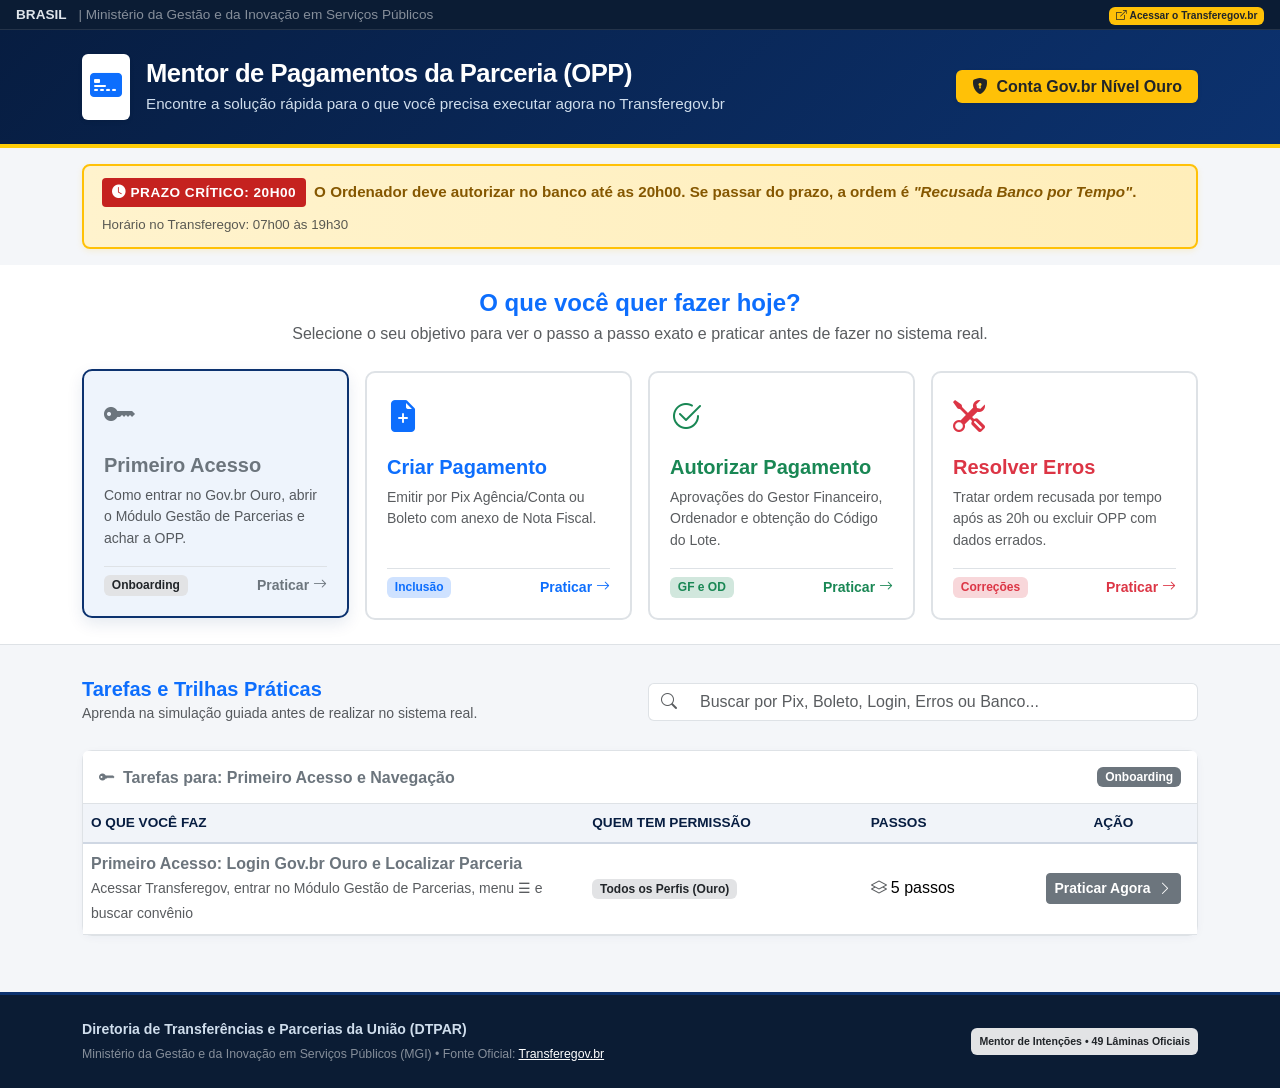
<file: index.html>
<!DOCTYPE html>
<html lang="pt-BR">
<head>
  <meta charset="UTF-8">
  <meta name="viewport" content="width=device-width, initial-scale=1.0">
  <meta name="robots" content="noindex, nofollow">
  <meta name="description" content="Portal de Apoio Operacional ao Módulo de Ordens de Pagamento das Parcerias (OPP) - Transferegov.br">
  <title>Mentor OPP | O que você quer fazer hoje? - DTPAR</title>

  <!-- Bootstrap 5 CSS via CDN -->
  <link href="https://cdn.jsdelivr.net/npm/bootstrap@5.3.3/dist/css/bootstrap.min.css" rel="stylesheet" integrity="sha384-QWTKZyjpPEjISv5WaRU9OFeRpok6YctnYmDr5pNlyT2bRjXh0JMhjY6hW+ALEwIH" crossorigin="anonymous">
  <!-- Bootstrap Icons via CDN -->
  <link href="https://cdn.jsdelivr.net/npm/bootstrap-icons@1.11.3/font/bootstrap-icons.min.css" rel="stylesheet">
  <!-- Estilos Customizados: Linguagem Simples & Spotlight -->
  <link rel="stylesheet" href="css/style.css">
</head>
<body>

  <!-- Link de Acessibilidade -->
  <a href="#conteudo-principal" class="skip-link">Pular para o conteúdo principal</a>

  <!-- Barra Institucional Gov.br -->
  <div class="gov-topbar py-1 px-3 d-flex justify-content-between align-items-center">
    <div>
      <span class="fw-bold me-2">BRASIL</span>
      <span class="text-white-50">| Ministério da Gestão e da Inovação em Serviços Públicos</span>
    </div>
    <div>
      <a href="https://www.gov.br/transferegov/pt-br" target="_blank" rel="noopener noreferrer" class="badge bg-warning text-dark text-decoration-none">
        <i class="bi bi-box-arrow-up-right me-1" aria-hidden="true"></i>Acessar o Transferegov.br
      </a>
    </div>
  </div>

  <!-- Cabeçalho Principal -->
  <header class="portal-header py-4 px-3" role="banner">
    <div class="container">
      <div class="row align-items-center">
        <div class="col-lg-8">
          <div class="d-flex align-items-center gap-3">
            <div class="bg-white p-2 rounded shadow-sm text-primary d-none d-sm-block">
              <i class="bi bi-credit-card-2-front-fill fs-2" aria-hidden="true"></i>
            </div>
            <div>
              <h1 class="brand-title mb-1">Mentor de Pagamentos da Parceria (OPP)</h1>
              <p class="brand-subtitle mb-0">Encontre a solução rápida para o que você precisa executar agora no Transferegov.br</p>
            </div>
          </div>
        </div>
        <div class="col-lg-4 text-lg-end mt-3 mt-lg-0">
          <span class="badge bg-warning text-dark px-3 py-2 fs-6 shadow-sm">
            <i class="bi bi-shield-lock-fill me-1" aria-hidden="true"></i> Conta Gov.br Nível Ouro
          </span>
        </div>
      </div>
    </div>
  </header>

  <!-- ALERTA CRÍTICO GLOBAL: PRAZO DAS 20H00 -->
  <aside class="container my-3" aria-label="Aviso Crítico de Horário">
    <div class="critical-deadline-banner d-flex align-items-center justify-content-between flex-wrap gap-2">
      <div class="d-flex align-items-center gap-2">
        <span class="critical-deadline-badge"><i class="bi bi-clock-fill"></i> PRAZO CRÍTICO: 20H00</span>
        <span class="fw-semibold">O Ordenador deve autorizar no banco até as 20h00. Se passar do prazo, a ordem é <em>"Recusada Banco por Tempo"</em>.</span>
      </div>
      <small class="text-muted d-none d-md-inline">Horário no Transferegov: 07h00 às 19h30</small>
    </div>
  </aside>

  <!-- ====================================================================
       CAMADA DE ARQUITETURA: ENTRADA POR TRIAGEM DE INTENÇÕES (TRIAGE)
       ==================================================================== -->
  <section class="triage-section py-4" aria-labelledby="triageHeading">
    <div class="container">
      <div class="text-center mb-4">
        <h2 id="triageHeading" class="h4 fw-bold text-primary mb-1">O que você quer fazer hoje?</h2>
        <p class="text-muted mb-0">Selecione o seu objetivo para ver o passo a passo exato e praticar antes de fazer no sistema real.</p>
        <div class="d-md-none mt-2">
          <span class="badge bg-primary-subtle text-primary border border-primary-subtle px-2 py-1">
            <i class="bi bi-phone-landscape me-1"></i> No celular: use na horizontal para melhor visualização
          </span>
        </div>
      </div>

      <div class="row g-3" role="tablist" aria-label="Opções de intenção de pagamento">
        <!-- Intenção 1: Primeiro Acesso (Agora o primeiro card) -->
        <div class="col-md-3">
          <div class="triage-card active" data-intention="acesso" role="tab" tabindex="0" aria-selected="true" aria-controls="panel-acesso">
            <div>
              <div class="triage-icon text-secondary"><i class="bi bi-key-fill"></i></div>
              <h3 class="h5 fw-bold text-secondary mb-2">Primeiro Acesso</h3>
              <p class="small text-muted mb-3">Como entrar no Gov.br Ouro, abrir o Módulo Gestão de Parcerias e achar a OPP.</p>
            </div>
            <div class="d-flex justify-content-between align-items-center pt-2 border-top">
              <span class="badge bg-secondary-subtle text-dark">Onboarding</span>
              <span class="fw-semibold small text-secondary">Praticar <i class="bi bi-arrow-right"></i></span>
            </div>
          </div>
        </div>

        <!-- Intenção 2: Criar Pagamento -->
        <div class="col-md-3">
          <div class="triage-card" data-intention="criar" role="tab" tabindex="0" aria-selected="false" aria-controls="panel-criar">
            <div>
              <div class="triage-icon text-primary"><i class="bi bi-file-earmark-plus-fill"></i></div>
              <h3 class="h5 fw-bold text-primary mb-2">Criar Pagamento</h3>
              <p class="small text-muted mb-3">Emitir por Pix Agência/Conta ou Boleto com anexo de Nota Fiscal.</p>
            </div>
            <div class="d-flex justify-content-between align-items-center pt-2 border-top">
              <span class="badge bg-primary-subtle text-primary">Inclusão</span>
              <span class="fw-semibold small text-primary">Praticar <i class="bi bi-arrow-right"></i></span>
            </div>
          </div>
        </div>

        <!-- Intenção 3: Autorizar no Sistema -->
        <div class="col-md-3">
          <div class="triage-card" data-intention="autorizar" role="tab" tabindex="0" aria-selected="false" aria-controls="panel-autorizar">
            <div>
              <div class="triage-icon text-success"><i class="bi bi-check2-circle"></i></div>
              <h3 class="h5 fw-bold text-success mb-2">Autorizar Pagamento</h3>
              <p class="small text-muted mb-3">Aprovações do Gestor Financeiro, Ordenador e obtenção do Código do Lote.</p>
            </div>
            <div class="d-flex justify-content-between align-items-center pt-2 border-top">
              <span class="badge bg-success-subtle text-success">GF e OD</span>
              <span class="fw-semibold small text-success">Praticar <i class="bi bi-arrow-right"></i></span>
            </div>
          </div>
        </div>

        <!-- Intenção 4: Resolver Erros ou Excluir -->
        <div class="col-md-3">
          <div class="triage-card" data-intention="resolver" role="tab" tabindex="0" aria-selected="false" aria-controls="panel-resolver">
            <div>
              <div class="triage-icon text-danger"><i class="bi bi-tools"></i></div>
              <h3 class="h5 fw-bold text-danger mb-2">Resolver Erros</h3>
              <p class="small text-muted mb-3">Tratar ordem recusada por tempo após as 20h ou excluir OPP com dados errados.</p>
            </div>
            <div class="d-flex justify-content-between align-items-center pt-2 border-top">
              <span class="badge bg-danger-subtle text-danger">Correções</span>
              <span class="fw-semibold small text-danger">Praticar <i class="bi bi-arrow-right"></i></span>
            </div>
          </div>
        </div>
      </div>
    </div>
  </section>

  <!-- ====================================================================
       CONTEÚDO DAS INTENÇÕES (PAINÉIS DE TAREFAS ACIONÁVEIS)
       ==================================================================== -->
  <main id="conteudo-principal" class="container py-4 my-2" role="main">

    <!-- Busca Rápida de Procedimentos -->
    <div class="row justify-content-between align-items-center mb-4 g-3">
      <div class="col-md-6">
        <h3 class="h5 fw-bold text-primary mb-0">Tarefas e Trilhas Práticas</h3>
        <small class="text-muted">Aprenda na simulação guiada antes de realizar no sistema real.</small>
      </div>
      <div class="col-md-6">
        <div class="input-group">
          <span class="input-group-text bg-white border-end-0 text-muted"><i class="bi bi-search"></i></span>
          <input type="search" id="searchTasksInput" class="form-control border-start-0" placeholder="Buscar por Pix, Boleto, Login, Erros ou Banco...">
        </div>
      </div>
    </div>

    <div id="noResultsAlert" class="alert alert-warning d-none text-center shadow-sm" role="alert">
      <i class="bi bi-exclamation-triangle-fill me-2" aria-hidden="true"></i>
      Nenhum procedimento encontrado com o termo pesquisado.
    </div>

    <div id="intentionContentArea">

      <!-- PAINEL 1: INTENÇÃO PRIMEIRO ACESSO & LOGIN (Ativo por padrão) -->
      <div id="panel-acesso" class="intention-panel">
        <div class="card content-card mb-4">
          <div class="card-header bg-white py-3 border-bottom d-flex align-items-center justify-content-between">
            <h4 class="h6 fw-bold text-secondary mb-0"><i class="bi bi-key-fill me-2"></i>Tarefas para: Primeiro Acesso e Navegação</h4>
            <span class="badge bg-secondary">Onboarding</span>
          </div>
          <div class="card-body p-0">
            <div class="table-responsive">
              <table class="table table-hover table-tasks align-middle mb-0">
                <thead>
                  <tr>
                    <th scope="col" style="width: 45%;">O que você faz</th>
                    <th scope="col" style="width: 25%;">Quem tem permissão</th>
                    <th scope="col" style="width: 15%;">Passos</th>
                    <th scope="col" style="width: 15%;" class="text-center">Ação</th>
                  </tr>
                </thead>
                <tbody>
                  <tr class="task-row">
                    <td>
                      <div class="fw-bold text-secondary task-title">Primeiro Acesso: Login Gov.br Ouro e Localizar Parceria</div>
                      <small class="text-muted task-tags">Acessar Transferegov, entrar no Módulo Gestão de Parcerias, menu ☰ e buscar convênio</small>
                    </td>
                    <td><span class="badge bg-secondary-subtle text-dark">Todos os Perfis (Ouro)</span></td>
                    <td><i class="bi bi-layers me-1 text-muted"></i>5 passos</td>
                    <td class="text-center">
                      <a href="opp_emissao.html?tipo=login" class="btn btn-secondary btn-sm fw-semibold">
                        Praticar Agora <i class="bi bi-chevron-right ms-1"></i>
                      </a>
                    </td>
                  </tr>
                </tbody>
              </table>
            </div>
          </div>
        </div>
      </div>

      <!-- PAINEL 2: INTENÇÃO CRIAR PAGAMENTO -->
      <div id="panel-criar" class="intention-panel d-none">
        <div class="card content-card mb-4">
          <div class="card-header bg-white py-3 border-bottom d-flex align-items-center justify-content-between">
            <h4 class="h6 fw-bold text-primary mb-0"><i class="bi bi-file-earmark-plus me-2"></i>Tarefas para: Criar Ordem de Pagamento</h4>
            <span class="badge bg-primary">Inclusão</span>
          </div>
          <div class="card-body p-0">
            <div class="table-responsive">
              <table class="table table-hover table-tasks align-middle mb-0">
                <thead>
                  <tr>
                    <th scope="col" style="width: 45%;">O que você faz</th>
                    <th scope="col" style="width: 25%;">Quem tem permissão</th>
                    <th scope="col" style="width: 15%;">Passos</th>
                    <th scope="col" style="width: 15%;" class="text-center">Ação</th>
                  </tr>
                </thead>
                <tbody>
                  <tr class="task-row">
                    <td>
                      <div class="fw-bold text-primary task-title">Criar Ordem de Pagamento por "Pix Agência e Conta"</div>
                      <small class="text-muted task-tags">Transferência direta, dados bancários, valor/meta e anexo de Nota Fiscal</small>
                    </td>
                    <td><span class="badge bg-secondary-subtle text-dark">Operador ou Gestor Financeiro</span></td>
                    <td><i class="bi bi-layers me-1 text-muted"></i>7 passos</td>
                    <td class="text-center">
                      <a href="opp_emissao.html?tipo=pix" class="btn btn-primary btn-sm fw-semibold">
                        Praticar Agora <i class="bi bi-chevron-right ms-1"></i>
                      </a>
                    </td>
                  </tr>
                  <tr class="task-row">
                    <td>
                      <div class="fw-bold text-primary task-title">Criar Ordem de Pagamento por "Boleto Bancário / Código de Barras"</div>
                      <small class="text-muted task-tags">Boleto, linha digitável de 47 dígitos, conferência e aceite de acréscimo legal</small>
                    </td>
                    <td><span class="badge bg-secondary-subtle text-dark">Operador ou Gestor Financeiro</span></td>
                    <td><i class="bi bi-layers me-1 text-muted"></i>5 passos</td>
                    <td class="text-center">
                      <a href="opp_emissao.html?tipo=boleto" class="btn btn-outline-primary btn-sm fw-semibold">
                        Praticar Agora <i class="bi bi-chevron-right ms-1"></i>
                      </a>
                    </td>
                  </tr>
                </tbody>
              </table>
            </div>
          </div>
        </div>
      </div>

      <!-- PAINEL 2: INTENÇÃO AUTORIZAR PAGAMENTO -->
      <div id="panel-autorizar" class="intention-panel d-none">
        <div class="card content-card mb-4">
          <div class="card-header bg-white py-3 border-bottom d-flex align-items-center justify-content-between">
            <h4 class="h6 fw-bold text-success mb-0"><i class="bi bi-check2-circle me-2"></i>Tarefas para: Autorizar Pagamento</h4>
            <span class="badge bg-success">Aprovações</span>
          </div>
          <div class="card-body p-0">
            <div class="table-responsive">
              <table class="table table-hover table-tasks align-middle mb-0">
                <thead>
                  <tr>
                    <th scope="col" style="width: 45%;">O que você faz</th>
                    <th scope="col" style="width: 25%;">Quem tem permissão</th>
                    <th scope="col" style="width: 15%;">Passos</th>
                    <th scope="col" style="width: 15%;" class="text-center">Ação</th>
                  </tr>
                </thead>
                <tbody>
                  <tr class="task-row">
                    <td>
                      <div class="fw-bold text-success task-title">Autorizar na Listagem (GF) e Obter Código do Lote (OD)</div>
                      <small class="text-muted task-tags">Conferir nota fiscal na lista, assinar digitalmente e gerar o código do lote bancário</small>
                    </td>
                    <td><span class="badge bg-success-subtle text-success border">GF e OD (Ouro)</span></td>
                    <td><i class="bi bi-layers me-1 text-muted"></i>Passos 6 e 7</td>
                    <td class="text-center">
                      <a href="opp_emissao.html?tipo=pix" class="btn btn-success btn-sm fw-semibold">
                        Ver Simulação <i class="bi bi-chevron-right ms-1"></i>
                      </a>
                    </td>
                  </tr>
                  <tr class="task-row bg-warning-subtle">
                    <td>
                      <div class="fw-bold text-dark task-title">Autorizar no Aplicativo ou Internet Banking do Banco (Até as 20h00)</div>
                      <small class="text-muted task-tags">Banco do Brasil ou Caixa, liberação financeira final informando o Código do Lote</small>
                    </td>
                    <td><span class="badge bg-warning text-dark">OD no Banco</span></td>
                    <td><i class="bi bi-clock me-1 text-muted"></i>Até as 20h</td>
                    <td class="text-center">
                      <span class="badge bg-dark text-white p-2">Execução no Banco</span>
                    </td>
                  </tr>
                </tbody>
              </table>
            </div>
          </div>
        </div>
      </div>

      <!-- PAINEL 3: INTENÇÃO RESOLVER ERROS OU EXCLUIR -->
      <div id="panel-resolver" class="intention-panel d-none">
        <div class="card content-card mb-4">
          <div class="card-header bg-white py-3 border-bottom d-flex align-items-center justify-content-between">
            <h4 class="h6 fw-bold text-danger mb-0"><i class="bi bi-tools me-2"></i>Tarefas para: Resolver Erros ou Excluir</h4>
            <span class="badge bg-danger">Correção</span>
          </div>
          <div class="card-body p-0">
            <div class="table-responsive">
              <table class="table table-hover table-tasks align-middle mb-0">
                <thead>
                  <tr>
                    <th scope="col" style="width: 45%;">O que você faz</th>
                    <th scope="col" style="width: 25%;">Quem tem permissão</th>
                    <th scope="col" style="width: 15%;">Passos</th>
                    <th scope="col" style="width: 15%;" class="text-center">Ação</th>
                  </tr>
                </thead>
                <tbody>
                  <tr class="task-row">
                    <td>
                      <div class="fw-bold text-danger task-title">Tratar Ordem "Recusada Banco // Motivo: expirada por tempo"</div>
                      <small class="text-muted task-tags">O que fazer quando o OD não autoriza até as 20h: o saldo não sai da conta e cria-se nova OPP</small>
                    </td>
                    <td><span class="badge bg-danger-subtle text-danger border">Operador ou Gestor</span></td>
                    <td><i class="bi bi-layers me-1 text-muted"></i>3 passos</td>
                    <td class="text-center">
                      <a href="opp_emissao.html?tipo=erros" class="btn btn-danger btn-sm fw-semibold">
                        Praticar Agora <i class="bi bi-chevron-right ms-1"></i>
                      </a>
                    </td>
                  </tr>
                  <tr class="task-row">
                    <td>
                      <div class="fw-bold text-danger task-title">Excluir Ordem Incorreta (Antes da Autorização do GF)</div>
                      <small class="text-muted task-tags">Exclusão quando a OPP está na situação "Incluída"</small>
                    </td>
                    <td><span class="badge bg-danger-subtle text-danger border">Operador ou Gestor</span></td>
                    <td><i class="bi bi-layers me-1 text-muted"></i>Passo 3</td>
                    <td class="text-center">
                      <a href="opp_emissao.html?tipo=erros" class="btn btn-outline-danger btn-sm fw-semibold">
                        Praticar Agora <i class="bi bi-chevron-right ms-1"></i>
                      </a>
                    </td>
                  </tr>
                </tbody>
              </table>
            </div>
          </div>
        </div>
      </div>



    </div>
  </main>

  <!-- Rodapé Institucional -->
  <footer class="portal-footer py-4 mt-auto" role="contentinfo">
    <div class="container text-center text-md-start">
      <div class="row align-items-center">
        <div class="col-md-8 mb-3 mb-md-0">
          <p class="fw-bold mb-1">Diretoria de Transferências e Parcerias da União (DTPAR)</p>
          <p class="mb-0 small text-white-50">Ministério da Gestão e da Inovação em Serviços Públicos (MGI) • Fonte Oficial: <a href="https://www.gov.br/transferegov/pt-br" target="_blank" rel="noopener noreferrer" class="text-white text-decoration-underline">Transferegov.br</a></p>
        </div>
        <div class="col-md-4 text-md-end">
          <span class="badge bg-secondary-subtle text-dark p-2">Mentor de Intenções • 49 Lâminas Oficiais</span>
        </div>
      </div>
    </div>
  </footer>

  <script src="https://cdn.jsdelivr.net/npm/bootstrap@5.3.3/dist/js/bootstrap.bundle.min.js" integrity="sha384-YvpcrYf0tY3lHB60NNkmXc5s9fDVZLESaAA55NDzOxhy9GkcIdslK1eN7N6jIeHz" crossorigin="anonymous"></script>
  <script src="js/app.js"></script>
</body>
</html>
</file>
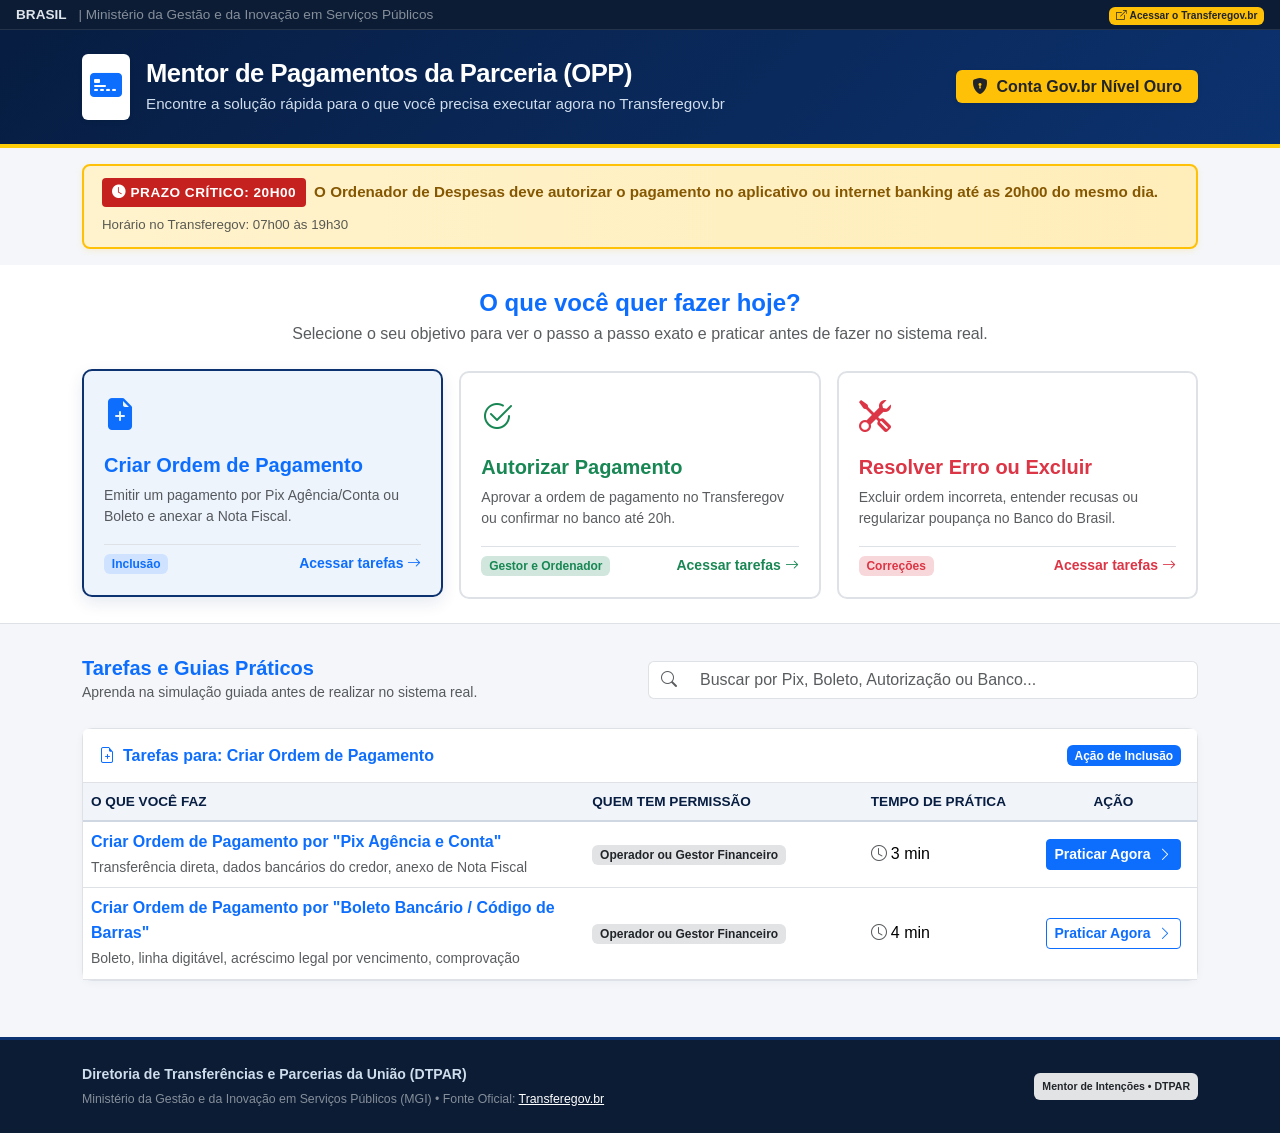
<file: VERSAO_1.0_BASELINE/index.html>
<!DOCTYPE html>
<html lang="pt-BR">
<head>
  <meta charset="UTF-8">
  <meta name="viewport" content="width=device-width, initial-scale=1.0">
  <meta name="description" content="Portal de Apoio Operacional ao Módulo de Ordens de Pagamento das Parcerias (OPP) - Transferegov.br">
  <title>Mentor OPP | O que você quer fazer hoje? - DTPAR</title>

  <!-- Bootstrap 5 CSS via CDN -->
  <link href="https://cdn.jsdelivr.net/npm/bootstrap@5.3.3/dist/css/bootstrap.min.css" rel="stylesheet" integrity="sha384-QWTKZyjpPEjISv5WaRU9OFeRpok6YctnYmDr5pNlyT2bRjXh0JMhjY6hW+ALEwIH" crossorigin="anonymous">
  <!-- Bootstrap Icons via CDN -->
  <link href="https://cdn.jsdelivr.net/npm/bootstrap-icons@1.11.3/font/bootstrap-icons.min.css" rel="stylesheet">
  <!-- Estilos Customizados: Linguagem Simples & Spotlight -->
  <link rel="stylesheet" href="css/style.css">
</head>
<body>

  <!-- Link de Acessibilidade -->
  <a href="#conteudo-principal" class="skip-link">Pular para o conteúdo principal</a>

  <!-- Barra Institucional Gov.br -->
  <div class="gov-topbar py-1 px-3 d-flex justify-content-between align-items-center">
    <div>
      <span class="fw-bold me-2">BRASIL</span>
      <span class="text-white-50">| Ministério da Gestão e da Inovação em Serviços Públicos</span>
    </div>
    <div>
      <a href="https://www.gov.br/transferegov/pt-br" target="_blank" rel="noopener noreferrer" class="badge bg-warning text-dark text-decoration-none">
        <i class="bi bi-box-arrow-up-right me-1" aria-hidden="true"></i>Acessar o Transferegov.br
      </a>
    </div>
  </div>

  <!-- Cabeçalho Principal -->
  <header class="portal-header py-4 px-3" role="banner">
    <div class="container">
      <div class="row align-items-center">
        <div class="col-lg-8">
          <div class="d-flex align-items-center gap-3">
            <div class="bg-white p-2 rounded shadow-sm text-primary d-none d-sm-block">
              <i class="bi bi-credit-card-2-front-fill fs-2" aria-hidden="true"></i>
            </div>
            <div>
              <h1 class="brand-title mb-1">Mentor de Pagamentos da Parceria (OPP)</h1>
              <p class="brand-subtitle mb-0">Encontre a solução rápida para o que você precisa executar agora no Transferegov.br</p>
            </div>
          </div>
        </div>
        <div class="col-lg-4 text-lg-end mt-3 mt-lg-0">
          <span class="badge bg-warning text-dark px-3 py-2 fs-6 shadow-sm">
            <i class="bi bi-shield-lock-fill me-1" aria-hidden="true"></i> Conta Gov.br Nível Ouro
          </span>
        </div>
      </div>
    </div>
  </header>

  <!-- ALERTA CRÍTICO GLOBAL: PRAZO DAS 20H00 -->
  <aside class="container my-3" aria-label="Aviso Crítico de Horário">
    <div class="critical-deadline-banner d-flex align-items-center justify-content-between flex-wrap gap-2">
      <div class="d-flex align-items-center gap-2">
        <span class="critical-deadline-badge"><i class="bi bi-clock-fill"></i> PRAZO CRÍTICO: 20H00</span>
        <span class="fw-semibold">O Ordenador de Despesas deve autorizar o pagamento no aplicativo ou internet banking até as 20h00 do mesmo dia.</span>
      </div>
      <small class="text-muted d-none d-md-inline">Horário no Transferegov: 07h00 às 19h30</small>
    </div>
  </aside>

  <!-- ====================================================================
       CAMADA DE ARQUITETURA: ENTRADA POR TRIAGEM DE INTENÇÕES (TRIAGE)
       "O que você quer fazer agora?"
       ==================================================================== -->
  <section class="triage-section py-4" aria-labelledby="triageHeading">
    <div class="container">
      <div class="text-center mb-4">
        <h2 id="triageHeading" class="h4 fw-bold text-primary mb-1">O que você quer fazer hoje?</h2>
        <p class="text-muted mb-0">Selecione o seu objetivo para ver o passo a passo exato e praticar antes de fazer no sistema real.</p>
      </div>

      <div class="row g-3" role="tablist" aria-label="Opções de intenção de pagamento">
        <!-- Intenção 1: Criar Pagamento -->
        <div class="col-md-4">
          <div class="triage-card active" data-intention="criar" role="tab" tabindex="0" aria-selected="true" aria-controls="panel-criar">
            <div>
              <div class="triage-icon text-primary"><i class="bi bi-file-earmark-plus-fill"></i></div>
              <h3 class="h5 fw-bold text-primary mb-2">Criar Ordem de Pagamento</h3>
              <p class="small text-muted mb-3">Emitir um pagamento por Pix Agência/Conta ou Boleto e anexar a Nota Fiscal.</p>
            </div>
            <div class="d-flex justify-content-between align-items-center pt-2 border-top">
              <span class="badge bg-primary-subtle text-primary">Inclusão</span>
              <span class="fw-semibold small text-primary">Acessar tarefas <i class="bi bi-arrow-right"></i></span>
            </div>
          </div>
        </div>

        <!-- Intenção 2: Autorizar Pagamento -->
        <div class="col-md-4">
          <div class="triage-card" data-intention="autorizar" role="tab" tabindex="0" aria-selected="false" aria-controls="panel-autorizar">
            <div>
              <div class="triage-icon text-success"><i class="bi bi-check2-circle"></i></div>
              <h3 class="h5 fw-bold text-success mb-2">Autorizar Pagamento</h3>
              <p class="small text-muted mb-3">Aprovar a ordem de pagamento no Transferegov ou confirmar no banco até 20h.</p>
            </div>
            <div class="d-flex justify-content-between align-items-center pt-2 border-top">
              <span class="badge bg-success-subtle text-success">Gestor e Ordenador</span>
              <span class="fw-semibold small text-success">Acessar tarefas <i class="bi bi-arrow-right"></i></span>
            </div>
          </div>
        </div>

        <!-- Intenção 3: Resolver Erro ou Excluir -->
        <div class="col-md-4">
          <div class="triage-card" data-intention="resolver" role="tab" tabindex="0" aria-selected="false" aria-controls="panel-resolver">
            <div>
              <div class="triage-icon text-danger"><i class="bi bi-tools"></i></div>
              <h3 class="h5 fw-bold text-danger mb-2">Resolver Erro ou Excluir</h3>
              <p class="small text-muted mb-3">Excluir ordem incorreta, entender recusas ou regularizar poupança no Banco do Brasil.</p>
            </div>
            <div class="d-flex justify-content-between align-items-center pt-2 border-top">
              <span class="badge bg-danger-subtle text-danger">Correções</span>
              <span class="fw-semibold small text-danger">Acessar tarefas <i class="bi bi-arrow-right"></i></span>
            </div>
          </div>
        </div>
      </div>
    </div>
  </section>

  <!-- ====================================================================
       CONTEÚDO DAS INTENÇÕES (PAINÉIS DE TAREFAS ACIONÁVEIS)
       ==================================================================== -->
  <main id="conteudo-principal" class="container py-4 my-2" role="main">

    <!-- Busca Rápida de Procedimentos -->
    <div class="row justify-content-between align-items-center mb-4 g-3">
      <div class="col-md-6">
        <h3 class="h5 fw-bold text-primary mb-0">Tarefas e Guias Práticos</h3>
        <small class="text-muted">Aprenda na simulação guiada antes de realizar no sistema real.</small>
      </div>
      <div class="col-md-6">
        <div class="input-group">
          <span class="input-group-text bg-white border-end-0 text-muted"><i class="bi bi-search"></i></span>
          <input type="search" id="searchTasksInput" class="form-control border-start-0" placeholder="Buscar por Pix, Boleto, Autorização ou Banco...">
        </div>
      </div>
    </div>

    <div id="noResultsAlert" class="alert alert-warning d-none text-center shadow-sm" role="alert">
      <i class="bi bi-exclamation-triangle-fill me-2" aria-hidden="true"></i>
      Nenhum procedimento encontrado com o termo pesquisado.
    </div>

    <div id="intentionContentArea">

      <!-- PAINEL 1: INTENÇÃO CRIAR PAGAMENTO -->
      <div id="panel-criar" class="intention-panel">
        <div class="card content-card mb-4">
          <div class="card-header bg-white py-3 border-bottom d-flex align-items-center justify-content-between">
            <h4 class="h6 fw-bold text-primary mb-0"><i class="bi bi-file-earmark-plus me-2"></i>Tarefas para: Criar Ordem de Pagamento</h4>
            <span class="badge bg-primary">Ação de Inclusão</span>
          </div>
          <div class="card-body p-0">
            <div class="table-responsive">
              <table class="table table-hover table-tasks align-middle mb-0">
                <thead>
                  <tr>
                    <th scope="col" style="width: 45%;">O que você faz</th>
                    <th scope="col" style="width: 25%;">Quem tem permissão</th>
                    <th scope="col" style="width: 15%;">Tempo de Prática</th>
                    <th scope="col" style="width: 15%;" class="text-center">Ação</th>
                  </tr>
                </thead>
                <tbody>
                  <tr class="task-row">
                    <td>
                      <div class="fw-bold text-primary task-title">Criar Ordem de Pagamento por "Pix Agência e Conta"</div>
                      <small class="text-muted task-tags">Transferência direta, dados bancários do credor, anexo de Nota Fiscal</small>
                    </td>
                    <td><span class="badge bg-secondary-subtle text-dark">Operador ou Gestor Financeiro</span></td>
                    <td><i class="bi bi-clock me-1 text-muted"></i>3 min</td>
                    <td class="text-center">
                      <a href="opp_emissao.html" class="btn btn-primary btn-sm fw-semibold">
                        Praticar Agora <i class="bi bi-chevron-right ms-1"></i>
                      </a>
                    </td>
                  </tr>
                  <tr class="task-row">
                    <td>
                      <div class="fw-bold text-primary task-title">Criar Ordem de Pagamento por "Boleto Bancário / Código de Barras"</div>
                      <small class="text-muted task-tags">Boleto, linha digitável, acréscimo legal por vencimento, comprovação</small>
                    </td>
                    <td><span class="badge bg-secondary-subtle text-dark">Operador ou Gestor Financeiro</span></td>
                    <td><i class="bi bi-clock me-1 text-muted"></i>4 min</td>
                    <td class="text-center">
                      <a href="opp_emissao.html?tipo=boleto" class="btn btn-outline-primary btn-sm fw-semibold">
                        Praticar Agora <i class="bi bi-chevron-right ms-1"></i>
                      </a>
                    </td>
                  </tr>
                </tbody>
              </table>
            </div>
          </div>
        </div>
      </div>

      <!-- PAINEL 2: INTENÇÃO AUTORIZAR PAGAMENTO -->
      <div id="panel-autorizar" class="intention-panel d-none">
        <div class="card content-card mb-4">
          <div class="card-header bg-white py-3 border-bottom d-flex align-items-center justify-content-between">
            <h4 class="h6 fw-bold text-success mb-0"><i class="bi bi-check2-circle me-2"></i>Tarefas para: Autorizar Pagamento</h4>
            <span class="badge bg-success">Aprovações</span>
          </div>
          <div class="card-body p-0">
            <div class="table-responsive">
              <table class="table table-hover table-tasks align-middle mb-0">
                <thead>
                  <tr>
                    <th scope="col" style="width: 45%;">O que você faz</th>
                    <th scope="col" style="width: 25%;">Quem tem permissão</th>
                    <th scope="col" style="width: 15%;">Tempo de Prática</th>
                    <th scope="col" style="width: 15%;" class="text-center">Ação</th>
                  </tr>
                </thead>
                <tbody>
                  <tr class="task-row">
                    <td>
                      <div class="fw-bold text-success task-title">Autorizar como Gestor Financeiro (GF) no Transferegov</div>
                      <small class="text-muted task-tags">Conferir nota fiscal e aprovar para liberar para o Ordenador</small>
                    </td>
                    <td><span class="badge bg-success-subtle text-success border">Gestor Financeiro (GF)</span></td>
                    <td><i class="bi bi-clock me-1 text-muted"></i>2 min</td>
                    <td class="text-center">
                      <a href="opp_emissao.html?fase=gf" class="btn btn-success btn-sm fw-semibold">
                        Praticar Agora <i class="bi bi-chevron-right ms-1"></i>
                      </a>
                    </td>
                  </tr>
                  <tr class="task-row">
                    <td>
                      <div class="fw-bold text-success task-title">Autorizar como Ordenador de Despesas (OD) no Transferegov</div>
                      <small class="text-muted task-tags">Assinatura no sistema governamental antes do envio ao banco</small>
                    </td>
                    <td><span class="badge bg-success-subtle text-success border">Ordenador de Despesas (OD)</span></td>
                    <td><i class="bi bi-clock me-1 text-muted"></i>2 min</td>
                    <td class="text-center">
                      <a href="opp_emissao.html?fase=od" class="btn btn-success btn-sm fw-semibold">
                        Praticar Agora <i class="bi bi-chevron-right ms-1"></i>
                      </a>
                    </td>
                  </tr>
                  <tr class="task-row bg-warning-subtle">
                    <td>
                      <div class="fw-bold text-dark task-title">Autorizar no Aplicativo ou Internet Banking do Banco (Até as 20h00)</div>
                      <small class="text-muted task-tags">Banco do Brasil ou Caixa, liberação financeira final com token</small>
                    </td>
                    <td><span class="badge bg-warning text-dark">OD no Banco</span></td>
                    <td><i class="bi bi-clock me-1 text-muted"></i>3 min</td>
                    <td class="text-center">
                      <a href="opp_emissao.html?fase=banco" class="btn btn-warning btn-sm fw-bold">
                        Ver Passo a Passo <i class="bi bi-chevron-right ms-1"></i>
                      </a>
                    </td>
                  </tr>
                </tbody>
              </table>
            </div>
          </div>
        </div>
      </div>

      <!-- PAINEL 3: INTENÇÃO RESOLVER ERRO OU EXCLUIR -->
      <div id="panel-resolver" class="intention-panel d-none">
        <div class="card content-card mb-4">
          <div class="card-header bg-white py-3 border-bottom d-flex align-items-center justify-content-between">
            <h4 class="h6 fw-bold text-danger mb-0"><i class="bi bi-tools me-2"></i>Tarefas para: Resolver Erro ou Excluir</h4>
            <span class="badge bg-danger">Correção</span>
          </div>
          <div class="card-body p-0">
            <div class="table-responsive">
              <table class="table table-hover table-tasks align-middle mb-0">
                <thead>
                  <tr>
                    <th scope="col" style="width: 45%;">O que você faz</th>
                    <th scope="col" style="width: 25%;">Quem tem permissão</th>
                    <th scope="col" style="width: 15%;">Tempo de Prática</th>
                    <th scope="col" style="width: 15%;" class="text-center">Ação</th>
                  </tr>
                </thead>
                <tbody>
                  <tr class="task-row">
                    <td>
                      <div class="fw-bold text-danger task-title">Excluir Ordem Incorreta (Antes de ser autorizada)</div>
                      <small class="text-muted task-tags">Exclusão quando a OPP está na situação "Incluída"</small>
                    </td>
                    <td><span class="badge bg-danger-subtle text-danger border">Operador ou Gestor</span></td>
                    <td><i class="bi bi-clock me-1 text-muted"></i>2 min</td>
                    <td class="text-center">
                      <a href="opp_emissao.html?tipo=exclusao" class="btn btn-outline-danger btn-sm fw-semibold">
                        Praticar Agora <i class="bi bi-chevron-right ms-1"></i>
                      </a>
                    </td>
                  </tr>
                  <tr class="task-row">
                    <td>
                      <div class="fw-bold text-danger task-title">Regularizar Conta Poupança Vinculada (Banco do Brasil)</div>
                      <small class="text-muted task-tags">Desbloquear saldo da parceria comparecendo à agência do BB</small>
                    </td>
                    <td><span class="badge bg-secondary-subtle text-dark">Proponente na Agência</span></td>
                    <td><i class="bi bi-clock me-1 text-muted"></i>3 min</td>
                    <td class="text-center">
                      <a href="opp_emissao.html?fase=regularizacao" class="btn btn-outline-secondary btn-sm fw-semibold">
                        Ver Orientação <i class="bi bi-chevron-right ms-1"></i>
                      </a>
                    </td>
                  </tr>
                </tbody>
              </table>
            </div>
          </div>
        </div>
      </div>

    </div>
  </main>

  <!-- Rodapé Institucional -->
  <footer class="portal-footer py-4 mt-auto" role="contentinfo">
    <div class="container text-center text-md-start">
      <div class="row align-items-center">
        <div class="col-md-8 mb-3 mb-md-0">
          <p class="fw-bold mb-1">Diretoria de Transferências e Parcerias da União (DTPAR)</p>
          <p class="mb-0 small text-white-50">Ministério da Gestão e da Inovação em Serviços Públicos (MGI) • Fonte Oficial: <a href="https://www.gov.br/transferegov/pt-br" target="_blank" rel="noopener noreferrer" class="text-white text-decoration-underline">Transferegov.br</a></p>
        </div>
        <div class="col-md-4 text-md-end">
          <span class="badge bg-secondary-subtle text-dark p-2">Mentor de Intenções • DTPAR</span>
        </div>
      </div>
    </div>
  </footer>

  <script src="https://cdn.jsdelivr.net/npm/bootstrap@5.3.3/dist/js/bootstrap.bundle.min.js" integrity="sha384-YvpcrYf0tY3lHB60NNkmXc5s9fDVZLESaAA55NDzOxhy9GkcIdslK1eN7N6jIeHz" crossorigin="anonymous"></script>
  <script src="js/app.js"></script>
</body>
</html>
</file>
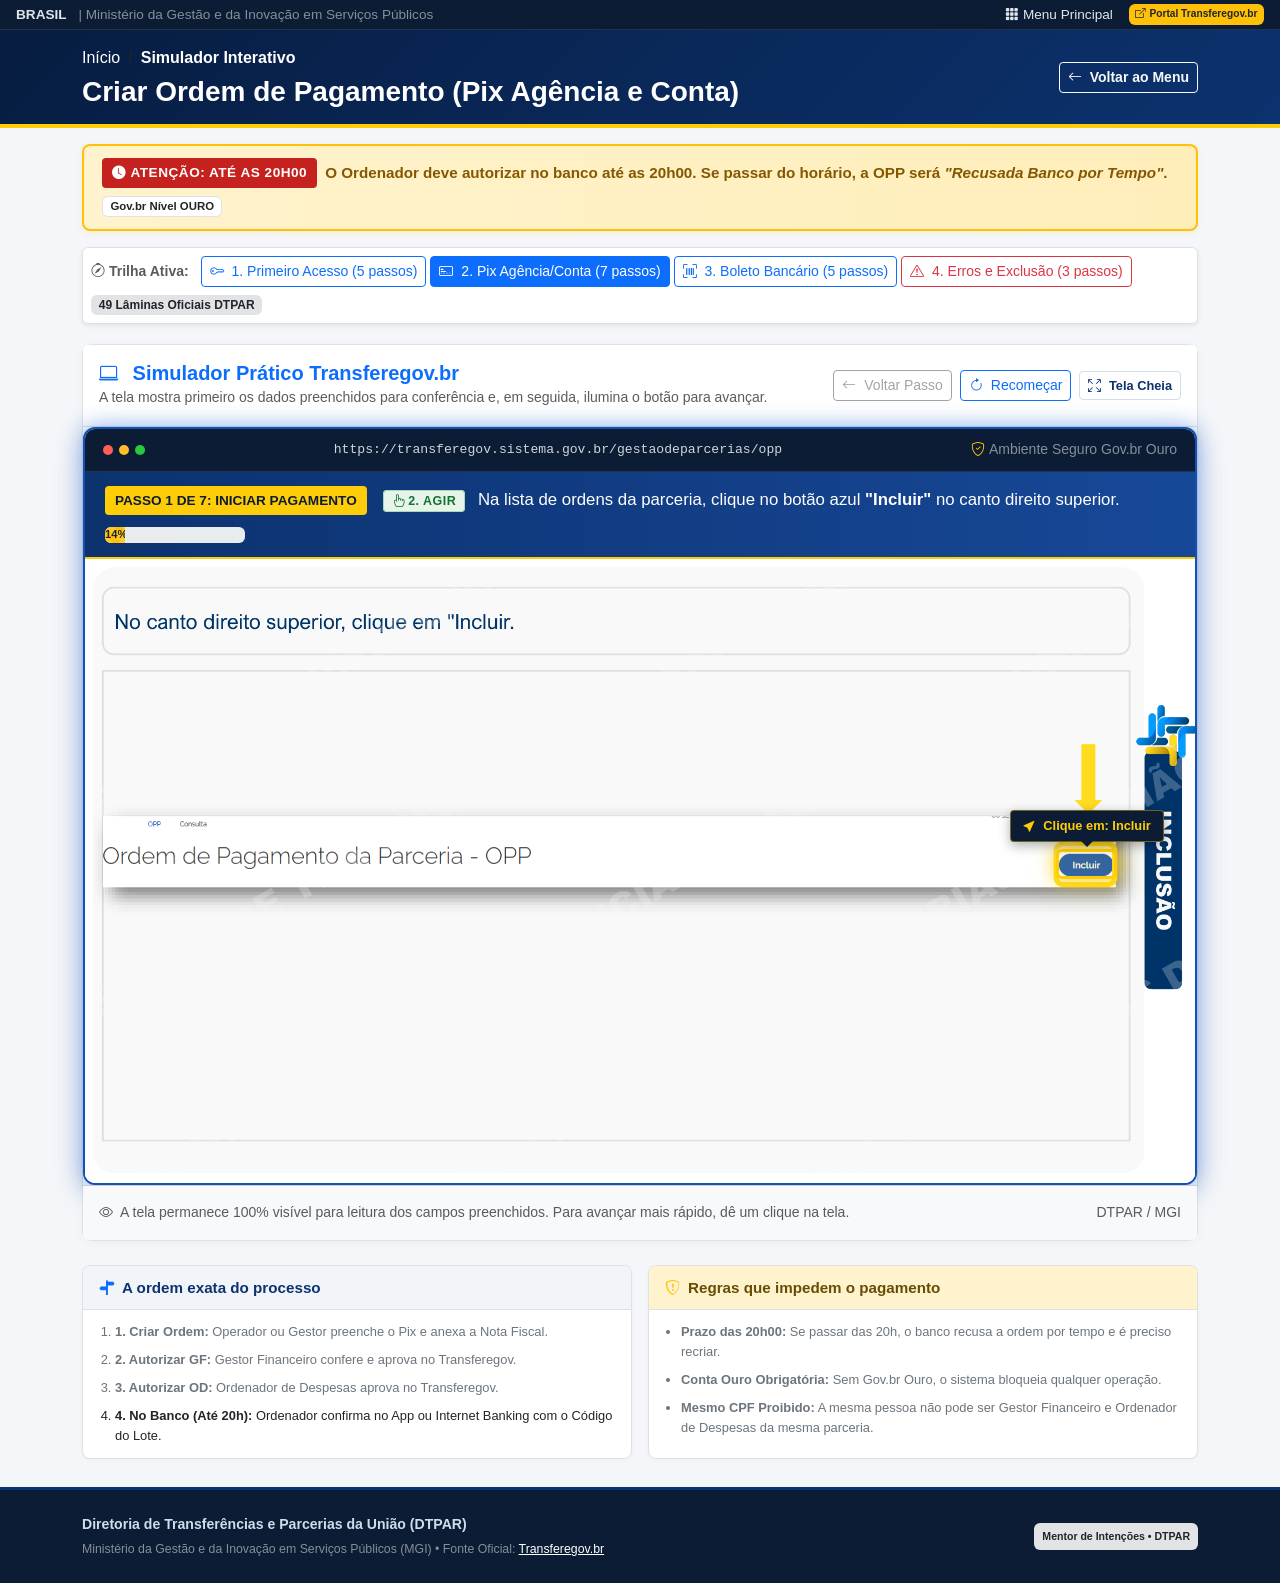
<file: opp_emissao.html>
<!DOCTYPE html>
<html lang="pt-BR">
<head>
  <meta charset="UTF-8">
  <meta name="viewport" content="width=device-width, initial-scale=1.0">
  <meta name="robots" content="noindex, nofollow">
  <meta name="description" content="Simulador Prático Interativo do Módulo de Ordens de Pagamento das Parcerias (OPP) - Transferegov.br">
  <title>Simulador Prático OPP | Mentor Transferegov.br</title>

  <!-- Bootstrap 5 CSS via CDN -->
  <link href="https://cdn.jsdelivr.net/npm/bootstrap@5.3.3/dist/css/bootstrap.min.css" rel="stylesheet" integrity="sha384-QWTKZyjpPEjISv5WaRU9OFeRpok6YctnYmDr5pNlyT2bRjXh0JMhjY6hW+ALEwIH" crossorigin="anonymous">
  <!-- Bootstrap Icons via CDN -->
  <link href="https://cdn.jsdelivr.net/npm/bootstrap-icons@1.11.3/font/bootstrap-icons.min.css" rel="stylesheet">
  <!-- Estilos Customizados: Telas Claras, Moldura com Neon e 2 Tempos -->
  <link rel="stylesheet" href="css/style.css">
</head>
<body>

  <!-- Link de Acessibilidade -->
  <a href="#conteudo-simulador" class="skip-link">Pular direto para a prática</a>

  <!-- Barra Institucional Gov.br -->
  <div class="gov-topbar py-1 px-3 d-flex justify-content-between align-items-center">
    <div>
      <span class="fw-bold me-2">BRASIL</span>
      <span class="text-white-50">| Ministério da Gestão e da Inovação em Serviços Públicos</span>
    </div>
    <div class="d-flex gap-3">
      <a href="index.html"><i class="bi bi-grid-3x3-gap-fill me-1"></i>Menu Principal</a>
      <a href="https://www.gov.br/transferegov/pt-br" target="_blank" rel="noopener noreferrer" class="badge bg-warning text-dark text-decoration-none">
        <i class="bi bi-box-arrow-up-right me-1"></i>Portal Transferegov.br
      </a>
    </div>
  </div>

  <!-- Cabeçalho Limpo -->
  <header class="portal-header py-3 px-3" role="banner">
    <div class="container">
      <div class="d-flex flex-wrap align-items-center justify-content-between gap-2">
        <div>
          <nav aria-label="Navegação rápida" class="mb-1">
            <ol class="breadcrumb mb-0 small text-white-50">
              <li class="breadcrumb-item"><a href="index.html" class="text-white text-decoration-none">Início</a></li>
              <li class="breadcrumb-item active text-white fw-bold" aria-current="page">Simulador Interativo</li>
            </ol>
          </nav>
          <h1 id="taskMainTitle" class="h3 fw-bold mb-0 text-white">Criar Ordem de Pagamento (Pix Agência e Conta)</h1>
        </div>
        <div>
          <a href="index.html" class="btn btn-outline-light btn-sm fw-semibold">
            <i class="bi bi-arrow-left me-1"></i> Voltar ao Menu
          </a>
        </div>
      </div>
    </div>
  </header>

  <!-- ALERTA DO PRAZO DAS 20H00 (VISÍVEL EM TODAS AS TELAS) -->
  <aside class="container my-3" aria-label="Aviso de Prazo Bancário">
    <div class="critical-deadline-banner d-flex align-items-center justify-content-between flex-wrap gap-2">
      <div class="d-flex align-items-center gap-2">
        <span class="critical-deadline-badge"><i class="bi bi-clock-fill"></i> ATENÇÃO: ATÉ AS 20H00</span>
        <span class="fw-semibold">O Ordenador deve autorizar no banco até as 20h00. Se passar do horário, a OPP será <em>"Recusada Banco por Tempo"</em>.</span>
      </div>
      <span class="badge bg-white text-dark border">Gov.br Nível OURO</span>
    </div>
  </aside>

  <!-- SELETOR DINÂMICO DE TRILHAS NO TOPO DO SIMULADOR -->
  <section class="container mb-3" aria-label="Seletor de Trilhas">
    <div class="bg-white p-2 rounded border shadow-sm d-flex flex-wrap gap-2 align-items-center justify-content-between">
      <div class="d-flex align-items-center gap-1 flex-wrap sim-track-scroll-container">
        <span class="small fw-bold text-muted me-2"><i class="bi bi-compass me-1"></i>Trilha Ativa:</span>
        <a href="opp_emissao.html?tipo=login" class="btn btn-sm btn-outline-primary sim-nav-pill" data-tipo="login">
          <i class="bi bi-key me-1"></i> 1. Primeiro Acesso (5 passos)
        </a>
        <a href="opp_emissao.html?tipo=pix" class="btn btn-sm btn-outline-primary sim-nav-pill" data-tipo="pix">
          <i class="bi bi-credit-card-2-front me-1"></i> 2. Pix Agência/Conta (7 passos)
        </a>
        <a href="opp_emissao.html?tipo=boleto" class="btn btn-sm btn-outline-primary sim-nav-pill" data-tipo="boleto">
          <i class="bi bi-upc-scan me-1"></i> 3. Boleto Bancário (5 passos)
        </a>
        <a href="opp_emissao.html?tipo=erros" class="btn btn-sm btn-outline-danger sim-nav-pill" data-tipo="erros">
          <i class="bi bi-exclamation-triangle me-1"></i> 4. Erros e Exclusão (3 passos)
        </a>
      </div>
      <span class="badge bg-secondary-subtle text-dark small d-none d-lg-inline">49 Lâminas Oficiais DTPAR</span>
    </div>
  </section>

  <main id="conteudo-simulador" class="container py-1 mb-4" role="main">

    <!-- AVISO VISUAL INTUITIVO E ANIMADO DE ROTAÇÃO DE TELA (APENAS SMARTPHONES EM MODO RETRATO) -->
    <div id="rotateScreenNotice" class="rotate-screen-notice d-md-none" role="alert" aria-live="polite">
      <div class="rotate-phone-anim" aria-hidden="true">
        <i class="bi bi-phone"></i>
        <span class="rotate-arrow-badge"><i class="bi bi-arrow-repeat"></i></span>
      </div>
      <div class="rotate-screen-content">
        <div class="rotate-screen-title">
          <span>Gire o celular de lado</span>
          <span class="badge bg-warning text-dark px-2 py-0" style="font-size: 0.7rem;">Tela Cheia</span>
        </div>
        <p class="rotate-screen-desc">
          Vire o aparelho na <strong>horizontal</strong> para ler todos os campos e valores do Transferegov com nitidez.
        </p>
      </div>
      <button type="button" class="btn-close-notice" id="btnDismissRotate" aria-label="Fechar aviso">
        <i class="bi bi-x-lg"></i>
      </button>
    </div>

    <!-- SIMULADOR COM TELA 100% CLARA, BORDA NEON E PEDAGOGIA EM 2 TEMPOS -->
    <section class="card content-card mb-4" aria-labelledby="simuladorHeading">
      <div class="card-header bg-white border-bottom py-3 d-flex flex-wrap align-items-center justify-content-between gap-2">
        <div>
          <h2 id="simuladorHeading" class="h5 fw-bold text-primary mb-0">
            <i class="bi bi-laptop text-primary me-2"></i>
            Simulador Prático Transferegov.br
          </h2>
          <small class="text-muted">A tela mostra primeiro os dados preenchidos para conferência e, em seguida, ilumina o botão para avançar.</small>
        </div>
        <div class="d-flex align-items-center gap-2">
          <button id="btnPrevStep" class="btn btn-sm btn-outline-secondary" type="button" disabled aria-label="Retornar ao passo anterior">
            <i class="bi bi-arrow-left me-1"></i> Voltar Passo
          </button>
          <button id="btnRestartSimulation" class="btn btn-sm btn-outline-primary" type="button" aria-label="Reiniciar simulação">
            <i class="bi bi-arrow-clockwise me-1"></i> Recomeçar
          </button>
          <button id="btnToggleFullscreen" class="btn btn-sm btn-fullscreen-toggle" type="button" aria-label="Expandir simulador para tela cheia">
            <i class="bi bi-arrows-fullscreen me-1"></i> <span class="d-none d-sm-inline">Tela Cheia</span>
          </button>
        </div>
      </div>

      <div class="card-body p-0">
        
        <!-- MOLDURA COM BRILHO NEON INSTITUCIONAL -->
        <div class="simulator-wrapper">

          <!-- Barra do Navegador Simulado -->
          <div class="simulator-window-bar">
            <div class="window-dots" aria-hidden="true">
              <span class="window-dot dot-red"></span>
              <span class="window-dot dot-yellow"></span>
              <span class="window-dot dot-green"></span>
            </div>
            <div class="window-title">https://transferegov.sistema.gov.br/gestaodeparcerias/opp</div>
            <div class="text-white-50 small"><i class="bi bi-shield-check text-warning me-1"></i>Ambiente Seguro Gov.br Ouro</div>
          </div>

          <!-- Barra Superior de Instrução Direta -->
          <div class="instruction-panel" role="status" aria-live="polite">
            <div class="d-flex align-items-center gap-3 flex-wrap">
              <span id="instructionStepBadge" class="instruction-step-badge">Passo 1</span>
              <p id="instructionText" class="instruction-text">
                Carregando a tela do sistema...
              </p>
            </div>
            <!-- Barra de Progresso Real -->
            <div class="progress" style="width: 140px; height: 16px;" role="progressbar" aria-label="Progresso da simulação" aria-valuenow="14" aria-valuemin="0" aria-valuemax="100">
              <div id="simulatorProgressBar" class="progress-bar progress-bar-striped progress-bar-animated bg-warning text-dark fw-bold" style="width: 14%; font-size: 0.7rem;">14%</div>
            </div>
          </div>

          <!-- VIEWPORT 100% CLARO E NÍTIDO (16:9) -->
          <div id="simulatorViewport" class="simulator-viewport" tabindex="0" role="region" aria-label="Tela de simulação do Transferegov">
            
            <img id="simulatorScreenImg" class="simulator-screen-img" src="" alt="Tela real do Transferegov">

            <!-- Container Dinâmico: 1. Campos Preenchidos ➔ 2. Botão de Avanço -->
            <div id="simulatorHotspots"></div>

            <!-- Overlay de Conclusão com Sucesso -->
            <div id="simulatorSuccessOverlay" class="simulator-overlay-success d-none" role="dialog" aria-modal="true" aria-labelledby="successTitle">
              <i class="bi bi-check-circle-fill text-success display-2 mb-3" aria-hidden="true"></i>
              <h3 id="successTitle" class="h3 fw-bold text-white mb-2">Trilha Concluída com Sucesso!</h3>
              <p class="lead text-white-50 max-w-600 mb-4">
                Você executou todas as ações no sistema com base nas 49 lâminas oficiais da DTPAR. Lembre-se sempre de que o Ordenador deve confirmar no banco <strong>até as 20h00 de hoje</strong>.
              </p>
              <div class="d-flex gap-3 flex-wrap justify-content-center">
                <a href="index.html" class="btn btn-primary btn-lg px-4">
                  <i class="bi bi-card-checklist me-2"></i> Menu de Tarefas
                </a>
                <button type="button" class="btn btn-outline-light btn-lg px-4" onclick="document.getElementById('btnRestartSimulation').click()">
                  <i class="bi bi-arrow-repeat me-2"></i> Repetir Trilha
                </button>
              </div>
            </div>

          </div>
        </div>

      </div>

      <!-- BOTÃO FUNCIONAL: COPIAR CÓDIGO DO LOTE (APARECE NO PASSO FINAL) -->
      <div id="copyLoteContainer" class="p-3 bg-light border-top d-none text-center">
        <button id="btnCopyLoteCode" type="button" class="btn btn-warning btn-lg fw-bold px-4 shadow-sm">
          <i class="bi bi-clipboard-check me-2"></i> Copiar Código do Lote: 202500000539_4
        </button>
        <div class="small text-muted mt-2">Clique para copiar o número e colar diretamente no aplicativo do banco até as 20h00.</div>
      </div>

      <div class="card-footer bg-light py-3">
        <div class="d-flex align-items-center justify-content-between text-muted small">
          <span><i class="bi bi-eye me-1"></i> A tela permanece 100% visível para leitura dos campos preenchidos. Para avançar mais rápido, dê um clique na tela.</span>
          <span>DTPAR / MGI</span>
        </div>
      </div>
    </section>

    <!-- REGRAS DE APOIO E SEQUÊNCIA OFICIAL -->
    <div class="row g-3">
      <div class="col-md-6">
        <div class="action-question-box h-100">
          <div class="action-question-header">
            <i class="bi bi-signpost-split-fill text-primary"></i> A ordem exata do processo
          </div>
          <div class="action-question-body">
            <ol class="small mb-0 ps-3 text-secondary">
              <li class="mb-2"><strong>1. Criar Ordem:</strong> Operador ou Gestor preenche o Pix e anexa a Nota Fiscal.</li>
              <li class="mb-2"><strong>2. Autorizar GF:</strong> Gestor Financeiro confere e aprova no Transferegov.</li>
              <li class="mb-2"><strong>3. Autorizar OD:</strong> Ordenador de Despesas aprova no Transferegov.</li>
              <li class="mb-0 text-dark"><strong>4. No Banco (Até 20h):</strong> Ordenador confirma no App ou Internet Banking com o Código do Lote.</li>
            </ol>
          </div>
        </div>
      </div>

      <div class="col-md-6">
        <div class="action-question-box h-100">
          <div class="action-question-header text-warning-emphasis bg-warning-subtle">
            <i class="bi bi-shield-exclamation text-warning"></i> Regras que impedem o pagamento
          </div>
          <div class="action-question-body">
            <ul class="small mb-0 ps-3 text-secondary">
              <li class="mb-2"><strong>Prazo das 20h00:</strong> Se passar das 20h, o banco recusa a ordem por tempo e é preciso recriar.</li>
              <li class="mb-2"><strong>Conta Ouro Obrigatória:</strong> Sem Gov.br Ouro, o sistema bloqueia qualquer operação.</li>
              <li class="mb-0"><strong>Mesmo CPF Proibido:</strong> A mesma pessoa não pode ser Gestor Financeiro e Ordenador de Despesas da mesma parceria.</li>
            </ul>
          </div>
        </div>
      </div>
    </div>

  </main>

  <!-- Rodapé Institucional -->
  <footer class="portal-footer py-4 mt-auto" role="contentinfo">
    <div class="container text-center text-md-start">
      <div class="row align-items-center">
        <div class="col-md-8 mb-3 mb-md-0">
          <p class="fw-bold mb-1">Diretoria de Transferências e Parcerias da União (DTPAR)</p>
          <p class="mb-0 small text-white-50">Ministério da Gestão e da Inovação em Serviços Públicos (MGI) • Fonte Oficial: <a href="https://www.gov.br/transferegov/pt-br" target="_blank" rel="noopener noreferrer" class="text-white text-decoration-underline">Transferegov.br</a></p>
        </div>
        <div class="col-md-4 text-md-end">
          <span class="badge bg-secondary-subtle text-dark p-2">Mentor de Intenções • DTPAR</span>
        </div>
      </div>
    </div>
  </footer>

  <script src="https://cdn.jsdelivr.net/npm/bootstrap@5.3.3/dist/js/bootstrap.bundle.min.js" integrity="sha384-YvpcrYf0tY3lHB60NNkmXc5s9fDVZLESaAA55NDzOxhy9GkcIdslK1eN7N6jIeHz" crossorigin="anonymous"></script>
  <script src="js/app.js"></script>
</body>
</html>
</file>
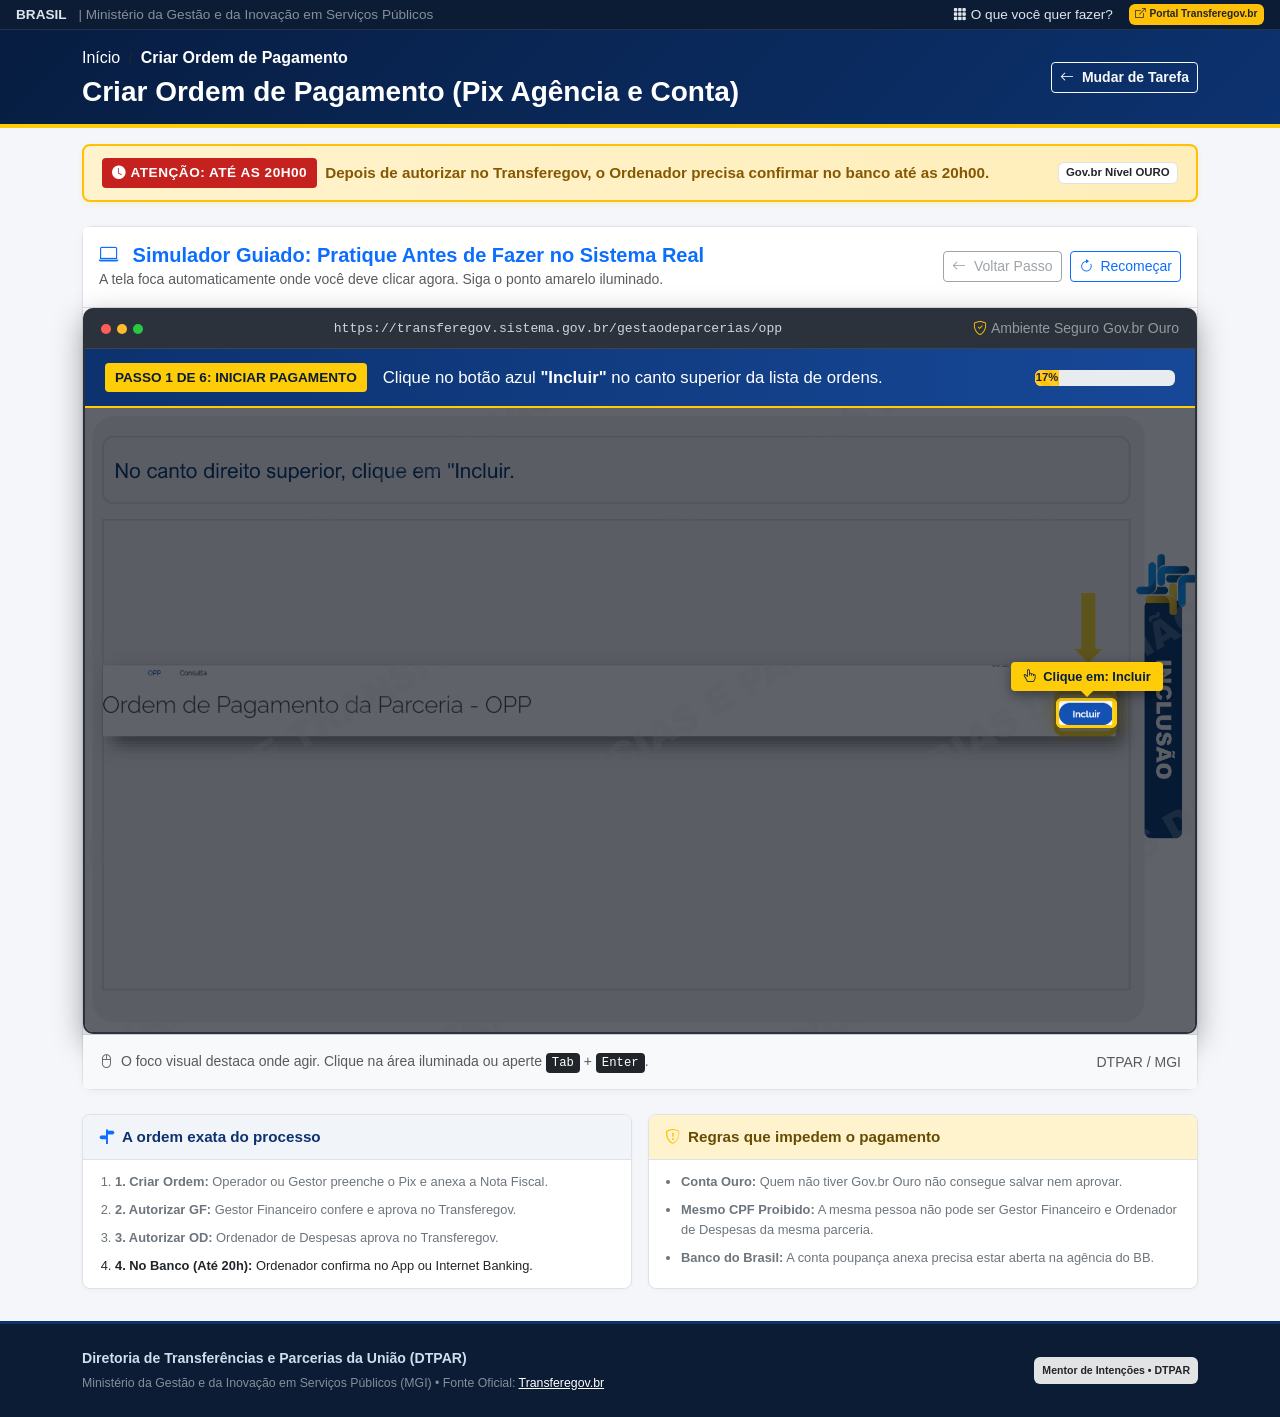
<file: VERSAO_1.0_BASELINE/opp_emissao.html>
<!DOCTYPE html>
<html lang="pt-BR">
<head>
  <meta charset="UTF-8">
  <meta name="viewport" content="width=device-width, initial-scale=1.0">
  <meta name="description" content="Guia e Simulação Prática: Criar Ordem de Pagamento no Transferegov.br">
  <title>Criar Ordem de Pagamento (OPP) | Mentor Transferegov.br</title>

  <!-- Bootstrap 5 CSS via CDN -->
  <link href="https://cdn.jsdelivr.net/npm/bootstrap@5.3.3/dist/css/bootstrap.min.css" rel="stylesheet" integrity="sha384-QWTKZyjpPEjISv5WaRU9OFeRpok6YctnYmDr5pNlyT2bRjXh0JMhjY6hW+ALEwIH" crossorigin="anonymous">
  <!-- Bootstrap Icons via CDN -->
  <link href="https://cdn.jsdelivr.net/npm/bootstrap-icons@1.11.3/font/bootstrap-icons.min.css" rel="stylesheet">
  <!-- Estilos Customizados: Foco no Simulador & Spotlight Direcional -->
  <link rel="stylesheet" href="css/style.css">
</head>
<body>

  <!-- Link de Acessibilidade -->
  <a href="#conteudo-simulador" class="skip-link">Pular direto para a prática</a>

  <!-- Barra Institucional Gov.br -->
  <div class="gov-topbar py-1 px-3 d-flex justify-content-between align-items-center">
    <div>
      <span class="fw-bold me-2">BRASIL</span>
      <span class="text-white-50">| Ministério da Gestão e da Inovação em Serviços Públicos</span>
    </div>
    <div class="d-flex gap-3">
      <a href="index.html"><i class="bi bi-grid-3x3-gap-fill me-1"></i>O que você quer fazer?</a>
      <a href="https://www.gov.br/transferegov/pt-br" target="_blank" rel="noopener noreferrer" class="badge bg-warning text-dark text-decoration-none">
        <i class="bi bi-box-arrow-up-right me-1"></i>Portal Transferegov.br
      </a>
    </div>
  </div>

  <!-- Cabeçalho Limpo -->
  <header class="portal-header py-3 px-3" role="banner">
    <div class="container">
      <div class="d-flex flex-wrap align-items-center justify-content-between gap-2">
        <div>
          <nav aria-label="Navegação rápida" class="mb-1">
            <ol class="breadcrumb mb-0 small text-white-50">
              <li class="breadcrumb-item"><a href="index.html" class="text-white text-decoration-none">Início</a></li>
              <li class="breadcrumb-item active text-white fw-bold" aria-current="page">Criar Ordem de Pagamento</li>
            </ol>
          </nav>
          <h1 class="h3 fw-bold mb-0 text-white">Criar Ordem de Pagamento (Pix Agência e Conta)</h1>
        </div>
        <div>
          <a href="index.html" class="btn btn-outline-light btn-sm fw-semibold">
            <i class="bi bi-arrow-left me-1"></i> Mudar de Tarefa
          </a>
        </div>
      </div>
    </div>
  </header>

  <!-- ALERTA DO PRAZO DAS 20H00 (VISÍVEL EM TODAS AS ETAPAS) -->
  <aside class="container my-3" aria-label="Aviso de Prazo Bancário">
    <div class="critical-deadline-banner d-flex align-items-center justify-content-between flex-wrap gap-2">
      <div class="d-flex align-items-center gap-2">
        <span class="critical-deadline-badge"><i class="bi bi-clock-fill"></i> ATENÇÃO: ATÉ AS 20H00</span>
        <span class="fw-semibold">Depois de autorizar no Transferegov, o Ordenador precisa confirmar no banco até as 20h00.</span>
      </div>
      <span class="badge bg-white text-dark border">Gov.br Nível OURO</span>
    </div>
  </aside>

  <main id="conteudo-simulador" class="container py-2 mb-4" role="main">

    <!-- ====================================================================
         SIMULADOR PRÁTICO COM SPOTLIGHT DIRECIONAL (FOCO TOTAL NA AÇÃO)
         O restante da tela é escurecido para guiar a atenção do usuário
         ==================================================================== -->
    <section class="card content-card mb-4" aria-labelledby="simuladorHeading">
      <div class="card-header bg-white border-bottom py-3 d-flex flex-wrap align-items-center justify-content-between gap-2">
        <div>
          <h2 id="simuladorHeading" class="h5 fw-bold text-primary mb-0">
            <i class="bi bi-laptop text-primary me-2"></i>
            Simulador Guiado: Pratique Antes de Fazer no Sistema Real
          </h2>
          <small class="text-muted">A tela foca automaticamente onde você deve clicar agora. Siga o ponto amarelo iluminado.</small>
        </div>
        <div class="d-flex align-items-center gap-2">
          <button id="btnPrevStep" class="btn btn-sm btn-outline-secondary" type="button" disabled aria-label="Retornar ao passo anterior">
            <i class="bi bi-arrow-left me-1"></i> Voltar Passo
          </button>
          <button id="btnRestartSimulation" class="btn btn-sm btn-outline-primary" type="button" aria-label="Reiniciar simulação">
            <i class="bi bi-arrow-clockwise me-1"></i> Recomeçar
          </button>
        </div>
      </div>

      <div class="card-body p-0">
        
        <!-- MOLDURA EXTERNA DO SIMULADOR -->
        <div class="simulator-wrapper">

          <!-- Barra do Navegador Simulado -->
          <div class="simulator-window-bar">
            <div class="window-dots" aria-hidden="true">
              <span class="window-dot dot-red"></span>
              <span class="window-dot dot-yellow"></span>
              <span class="window-dot dot-green"></span>
            </div>
            <div class="window-title">https://transferegov.sistema.gov.br/gestaodeparcerias/opp</div>
            <div class="text-white-50 small"><i class="bi bi-shield-check text-warning me-1"></i>Ambiente Seguro Gov.br Ouro</div>
          </div>

          <!-- Barra Superior de Instrução Direta -->
          <div class="instruction-panel" role="status" aria-live="polite">
            <div class="d-flex align-items-center gap-3 flex-wrap">
              <span id="instructionStepBadge" class="instruction-step-badge">Passo 1 de 6</span>
              <p id="instructionText" class="instruction-text">
                Carregando a sua ação...
              </p>
            </div>
            <!-- Barra de Progresso Real -->
            <div class="progress" style="width: 140px; height: 16px;" role="progressbar" aria-label="Progresso da simulação" aria-valuenow="16" aria-valuemin="0" aria-valuemax="100">
              <div id="simulatorProgressBar" class="progress-bar progress-bar-striped progress-bar-animated bg-warning text-dark fw-bold" style="width: 16%; font-size: 0.7rem;">16%</div>
            </div>
          </div>

          <!-- VIEWPORT (16:9) COM SPOTLIGHT DIRECIONAL -->
          <div id="simulatorViewport" class="simulator-viewport" tabindex="0" role="region" aria-label="Tela de simulação do Transferegov">
            
            <!-- Imagem da Tela Real do Transferegov -->
            <img id="simulatorScreenImg" class="simulator-screen-img" src="" alt="Tela real do Transferegov">

            <!-- Container onde o Spotlight (iluminação exclusiva) é renderizado -->
            <div id="simulatorHotspots"></div>

            <!-- Overlay de Sucesso -->
            <div id="simulatorSuccessOverlay" class="simulator-overlay-success d-none" role="dialog" aria-modal="true" aria-labelledby="successTitle">
              <i class="bi bi-check-circle-fill text-success display-2 mb-3" aria-hidden="true"></i>
              <h3 id="successTitle" class="h3 fw-bold text-white mb-2">Ordem Concluída no Transferegov!</h3>
              <p class="lead text-white-50 max-w-600 mb-4">
                Você criou a ordem e autorizou como Gestor e Ordenador. <strong>Agora lembre-se:</strong> o Ordenador precisa entrar no internet banking ou aplicativo do banco e autorizar o débito <strong>até as 20h00 de hoje</strong>.
              </p>
              <div class="d-flex gap-3 flex-wrap justify-content-center">
                <a href="index.html" class="btn btn-primary btn-lg px-4">
                  <i class="bi bi-card-checklist me-2"></i> Ver Outras Tarefas
                </a>
                <button type="button" class="btn btn-outline-light btn-lg px-4" onclick="document.getElementById('btnRestartSimulation').click()">
                  <i class="bi bi-arrow-repeat me-2"></i> Praticar Novamente
                </button>
              </div>
            </div>

          </div>
        </div>

      </div>
      <div class="card-footer bg-light py-3">
        <div class="d-flex align-items-center justify-content-between text-muted small">
          <span><i class="bi bi-mouse2 me-1"></i> O foco visual destaca onde agir. Clique na área iluminada ou aperte <kbd>Tab</kbd> + <kbd>Enter</kbd>.</span>
          <span>DTPAR / MGI</span>
        </div>
      </div>
    </section>

    <!-- ====================================================================
         SEÇÃO COMPLEMENTAR: REGRAS E VÍDEO (CARGA INFORMACIONAL FILTRADA)
         Exibida de forma recolhida para não disputar atenção com a prática
         ==================================================================== -->
    <div class="row g-3">
      <!-- Coluna: 4 Passos Essenciais -->
      <div class="col-md-6">
        <div class="action-question-box h-100">
          <div class="action-question-header">
            <i class="bi bi-signpost-split-fill text-primary"></i> A ordem exata do processo
          </div>
          <div class="action-question-body">
            <ol class="small mb-0 ps-3 text-secondary">
              <li class="mb-2"><strong>1. Criar Ordem:</strong> Operador ou Gestor preenche o Pix e anexa a Nota Fiscal.</li>
              <li class="mb-2"><strong>2. Autorizar GF:</strong> Gestor Financeiro confere e aprova no Transferegov.</li>
              <li class="mb-2"><strong>3. Autorizar OD:</strong> Ordenador de Despesas aprova no Transferegov.</li>
              <li class="mb-0 text-dark"><strong>4. No Banco (Até 20h):</strong> Ordenador confirma no App ou Internet Banking.</li>
            </ol>
          </div>
        </div>
      </div>

      <!-- Coluna: Requisitos Críticos -->
      <div class="col-md-6">
        <div class="action-question-box h-100">
          <div class="action-question-header text-warning-emphasis bg-warning-subtle">
            <i class="bi bi-shield-exclamation text-warning"></i> Regras que impedem o pagamento
          </div>
          <div class="action-question-body">
            <ul class="small mb-0 ps-3 text-secondary">
              <li class="mb-2"><strong>Conta Ouro:</strong> Quem não tiver Gov.br Ouro não consegue salvar nem aprovar.</li>
              <li class="mb-2"><strong>Mesmo CPF Proibido:</strong> A mesma pessoa não pode ser Gestor Financeiro e Ordenador de Despesas da mesma parceria.</li>
              <li class="mb-0"><strong>Banco do Brasil:</strong> A conta poupança anexa precisa estar aberta na agência do BB.</li>
            </ul>
          </div>
        </div>
      </div>
    </div>

  </main>

  <!-- Rodapé Institucional -->
  <footer class="portal-footer py-4 mt-auto" role="contentinfo">
    <div class="container text-center text-md-start">
      <div class="row align-items-center">
        <div class="col-md-8 mb-3 mb-md-0">
          <p class="fw-bold mb-1">Diretoria de Transferências e Parcerias da União (DTPAR)</p>
          <p class="mb-0 small text-white-50">Ministério da Gestão e da Inovação em Serviços Públicos (MGI) • Fonte Oficial: <a href="https://www.gov.br/transferegov/pt-br" target="_blank" rel="noopener noreferrer" class="text-white text-decoration-underline">Transferegov.br</a></p>
        </div>
        <div class="col-md-4 text-md-end">
          <span class="badge bg-secondary-subtle text-dark p-2">Mentor de Intenções • DTPAR</span>
        </div>
      </div>
    </div>
  </footer>

  <script src="https://cdn.jsdelivr.net/npm/bootstrap@5.3.3/dist/js/bootstrap.bundle.min.js" integrity="sha384-YvpcrYf0tY3lHB60NNkmXc5s9fDVZLESaAA55NDzOxhy9GkcIdslK1eN7N6jIeHz" crossorigin="anonymous"></script>
  <script src="js/app.js"></script>
</body>
</html>
</file>
<file: css/style.css>
/* ==========================================================================
   PORTAL OPP (DTPAR / TRANSFEREGOV.BR) - MENTOR DE INTENÇÕES
   Folha de Estilos com Telas 100% Claras, Moldura com Leve Neon
   e Pedagogia em 2 Tempos (Observar Campos -> Agir no Botão)
   Regra Rígida Global: ENCONTRAR > ENTENDER > USAR
   ========================================================================== */

:root {
  --dtpar-primary: #0c326f;       /* Azul institucional Gov.br */
  --dtpar-primary-dark: #071d41;
  --dtpar-secondary: #1351b4;
  --dtpar-accent: #2670e8;
  --dtpar-neon-glow: rgba(38, 112, 232, 0.45);
  --dtpar-success: #168821;
  --dtpar-warning: #ffcd07;
  --dtpar-danger: #c5221f;
  --dtpar-bg-light: #f8f9fa;
  --dtpar-border: #dee2e6;
  --dtpar-text-main: #212529;
  --dtpar-text-muted: #555c63;
}

body {
  font-family: -apple-system, BlinkMacSystemFont, "Segoe UI", Roboto, "Helvetica Neue", Arial, sans-serif;
  color: var(--dtpar-text-main);
  background-color: #f4f6f9;
  min-height: 100vh;
  display: flex;
  flex-direction: column;
  line-height: 1.55;
}

main {
  flex: 1 0 auto;
}

/* Skip Link para Acessibilidade */
.skip-link {
  position: absolute;
  top: -50px;
  left: 10px;
  background: var(--dtpar-primary-dark);
  color: #fff;
  padding: 8px 16px;
  z-index: 9999;
  font-weight: 600;
  border-radius: 4px;
  transition: top 0.2s ease;
  text-decoration: none;
}
.skip-link:focus {
  top: 10px;
  outline: 3px solid var(--dtpar-warning);
}

/* Barra Institucional Superior */
.gov-topbar {
  background-color: #0b1c34;
  color: #e0e5eb;
  font-size: 0.85rem;
  border-bottom: 1px solid rgba(255, 255, 255, 0.1);
}
.gov-topbar a {
  color: #e0e5eb;
  text-decoration: none;
}
.gov-topbar a:hover {
  text-decoration: underline;
  color: #fff;
}

/* Header Principal */
.portal-header {
  background: linear-gradient(135deg, var(--dtpar-primary-dark) 0%, var(--dtpar-primary) 100%);
  color: #ffffff;
  border-bottom: 4px solid var(--dtpar-warning);
}

.portal-header .brand-title {
  font-size: 1.6rem;
  font-weight: 700;
  letter-spacing: -0.5px;
}

.portal-header .brand-subtitle {
  font-size: 0.95rem;
  color: #cfddec;
}

/* Banner de Alerta Crítico das 20h00 */
.critical-deadline-banner {
  background: linear-gradient(90deg, #fff3cd 0%, #ffeeba 100%);
  border: 2px solid #ffc107;
  border-radius: 8px;
  padding: 12px 18px;
  color: #855700;
  font-size: 0.95rem;
  box-shadow: 0 2px 6px rgba(255, 193, 7, 0.15);
}

.critical-deadline-badge {
  background-color: var(--dtpar-danger);
  color: #ffffff;
  font-weight: 800;
  padding: 4px 10px;
  border-radius: 4px;
  font-size: 0.85rem;
  letter-spacing: 0.5px;
  display: inline-flex;
  align-items: center;
  gap: 4px;
}

/* ==========================================================================
   TRIAGEM POR INTENÇÕES DO USUÁRIO (TRIAGE)
   ========================================================================== */
.triage-section {
  background-color: #ffffff;
  border-bottom: 1px solid var(--dtpar-border);
}

.triage-card {
  background: #ffffff;
  border: 2px solid var(--dtpar-border);
  border-radius: 10px;
  padding: 20px;
  transition: all 0.25s ease-in-out;
  cursor: pointer;
  height: 100%;
  display: flex;
  flex-direction: column;
  justify-content: space-between;
}

.triage-card:hover,
.triage-card.active {
  border-color: var(--dtpar-secondary);
  background-color: #f8fbff;
  transform: translateY(-2px);
  box-shadow: 0 6px 16px rgba(12, 50, 111, 0.1);
}

.triage-card.active {
  border-color: var(--dtpar-primary);
  border-width: 2px;
  background-color: #eef4fc;
}

.triage-card:focus-visible {
  outline: 3px solid var(--dtpar-warning);
}

.triage-icon {
  font-size: 2rem;
  margin-bottom: 12px;
}

/* Cartões de Conteúdo Geral */
.content-card {
  border: 1px solid var(--dtpar-border);
  border-radius: 10px;
  box-shadow: 0 2px 8px rgba(12, 50, 111, 0.04);
  background-color: #ffffff;
}

/* Caixas de Perguntas Acionáveis */
.action-question-box {
  background-color: #ffffff;
  border: 1px solid var(--dtpar-border);
  border-radius: 8px;
  overflow: hidden;
  box-shadow: 0 1px 4px rgba(0,0,0,0.03);
}

.action-question-header {
  background-color: #f1f5fa;
  padding: 10px 16px;
  font-size: 0.95rem;
  font-weight: 700;
  color: var(--dtpar-primary);
  display: flex;
  align-items: center;
  gap: 8px;
  border-bottom: 1px solid var(--dtpar-border);
}

.action-question-body {
  padding: 12px 16px;
  font-size: 0.92rem;
}

/* Tabela de Procedimentos da Intenção */
.table-tasks thead th {
  background-color: #f1f4f9;
  color: var(--dtpar-primary-dark);
  font-weight: 700;
  border-bottom: 2px solid #cfd7e3;
  font-size: 0.85rem;
  text-transform: uppercase;
}

.table-tasks tbody tr:hover {
  background-color: #f8fbff;
}

/* ==========================================================================
   SIMULADOR PRÁTICO: TELA CLARA, BORDA NEON E PEDAGOGIA EM 2 TEMPOS
   ========================================================================== */

/* Moldura Externa com Leve Neon Institucional Envolvente */
.simulator-wrapper {
  background-color: #ffffff;
  border: 2px solid #1351b4;
  border-radius: 12px;
  overflow: hidden;
  /* Brilho neon suave e elegante em tom azul institucional */
  box-shadow: 0 0 22px var(--dtpar-neon-glow), 0 8px 32px rgba(12, 50, 111, 0.18);
  transition: box-shadow 0.3s ease;
}

.simulator-wrapper:hover {
  box-shadow: 0 0 28px rgba(38, 112, 232, 0.6), 0 10px 36px rgba(12, 50, 111, 0.22);
}

/* Barra do Navegador Simulado */
.simulator-window-bar {
  background-color: #0b1c34;
  padding: 10px 18px;
  display: flex;
  align-items: center;
  justify-content: space-between;
  border-bottom: 1px solid #1a355d;
}

.window-dots {
  display: flex;
  gap: 6px;
}
.window-dot {
  width: 10px;
  height: 10px;
  border-radius: 50%;
  display: inline-block;
}
.dot-red { background-color: #ff5f56; }
.dot-yellow { background-color: #ffbd2e; }
.dot-green { background-color: #27c93f; }

.window-title {
  color: #d1d5db;
  font-size: 0.82rem;
  font-family: monospace;
}

/* Painel de Instruções Superior */
.instruction-panel {
  background: linear-gradient(90deg, #0c326f 0%, #174898 100%);
  color: #ffffff;
  padding: 14px 20px;
  border-bottom: 2px solid var(--dtpar-warning);
  display: flex;
  align-items: center;
  justify-content: space-between;
  flex-wrap: wrap;
  gap: 12px;
}

.instruction-step-badge {
  background-color: var(--dtpar-warning);
  color: #0b1c34;
  font-weight: 800;
  padding: 4px 10px;
  border-radius: 4px;
  font-size: 0.85rem;
  text-transform: uppercase;
}

.instruction-phase-indicator {
  font-size: 0.78rem;
  padding: 3px 8px;
  border-radius: 4px;
  font-weight: 700;
  text-transform: uppercase;
  letter-spacing: 0.5px;
}
.phase-observe {
  background-color: #e8f0fe;
  color: #1351b4;
  border: 1px solid #b8d5fb;
}
.phase-act {
  background-color: #e6f4ea;
  color: #137333;
  border: 1px solid #a8dab5;
}

.instruction-text {
  font-size: 1.05rem;
  font-weight: 500;
  margin: 0;
  flex: 1;
}

/* VIEWPORT PRINCIPAL 100% CLARO E NÍTIDO (16:9) */
.simulator-viewport {
  position: relative;
  width: 100%;
  aspect-ratio: 16 / 9;
  background-color: #ffffff; /* Fundo branco e claro */
  user-select: none;
  overflow: hidden;
}

.simulator-screen-img {
  width: 100%;
  height: 100%;
  object-fit: contain;
  display: block;
  filter: brightness(1.02) contrast(1.02); /* Garantia de clareza e nitidez */
}

/* ==========================================================================
   TEMPO 1: DESTAQUE DOS CAMPOS PREENCHIDOS (OBSERVAR)
   A tela permanece clara; apenas uma moldura suave guia o olhar para os dados
   ========================================================================== */
.fields-preview-box {
  position: absolute;
  z-index: 20;
  border-radius: 8px;
  border: 2px solid #1351b4;
  background: rgba(19, 81, 180, 0.06); /* Leve transparência para indicar a área */
  box-shadow: 0 0 15px rgba(19, 81, 180, 0.35);
  pointer-events: none;
  animation: fields-glow 1.6s infinite ease-in-out;
  transition: opacity 0.3s ease;
}

@keyframes fields-glow {
  0% { border-color: #1351b4; box-shadow: 0 0 10px rgba(19, 81, 180, 0.25); }
  50% { border-color: #2670e8; box-shadow: 0 0 18px rgba(38, 112, 232, 0.5); }
  100% { border-color: #1351b4; box-shadow: 0 0 10px rgba(19, 81, 180, 0.25); }
}

.fields-preview-hint {
  position: absolute;
  top: -12px;
  left: 16px;
  background-color: #0c326f;
  color: #ffffff;
  font-size: 0.75rem;
  font-weight: 700;
  padding: 3px 10px;
  border-radius: 4px;
  letter-spacing: 0.4px;
  text-transform: uppercase;
  box-shadow: 0 2px 6px rgba(0,0,0,0.2);
}

/* ==========================================================================
   TEMPO 2: DESTAQUE DO BOTÃO DE AÇÃO (AGIR / AVANÇAR)
   ========================================================================== */
.simulator-action-btn {
  position: absolute;
  z-index: 25;
  cursor: pointer;
  border-radius: 6px;
  border: 3px solid #ffcd07;
  background: rgba(255, 205, 7, 0.15);
  box-shadow: 0 0 16px rgba(255, 205, 7, 0.9), 0 0 30px rgba(255, 205, 7, 0.4);
  transition: all 0.2s ease-in-out;
  animation: action-btn-pulse 1.6s infinite ease-in-out;
}

@keyframes action-btn-pulse {
  0% {
    border-color: #ffcd07;
    box-shadow: 0 0 12px rgba(255, 205, 7, 0.8), 0 0 22px rgba(255, 205, 7, 0.3);
  }
  50% {
    border-color: #ffffff;
    box-shadow: 0 0 22px rgba(255, 205, 7, 1), 0 0 35px rgba(255, 205, 7, 0.6);
  }
  100% {
    border-color: #ffcd07;
    box-shadow: 0 0 12px rgba(255, 205, 7, 0.8), 0 0 22px rgba(255, 205, 7, 0.3);
  }
}

.simulator-action-btn:hover,
.simulator-action-btn:focus-visible {
  outline: none;
  border-color: #168821;
  background: rgba(22, 136, 33, 0.2);
  box-shadow: 0 0 24px rgba(22, 136, 33, 0.9), 0 0 40px rgba(22, 136, 33, 0.4);
}

/* Tooltip do Botão */
.action-btn-hint {
  position: absolute;
  bottom: calc(100% + 10px);
  left: 50%;
  transform: translateX(-50%);
  background-color: #0b1c34;
  color: #ffcd07;
  font-weight: 700;
  font-size: 0.8rem;
  padding: 5px 12px;
  border-radius: 4px;
  white-space: nowrap;
  pointer-events: none;
  border: 1px solid rgba(255, 205, 7, 0.4);
  box-shadow: 0 4px 12px rgba(0,0,0,0.3);
  z-index: 30;
}

.action-btn-hint::after {
  content: "";
  position: absolute;
  top: 100%;
  left: 50%;
  transform: translateX(-50%);
  border-width: 6px;
  border-style: solid;
  border-color: #0b1c34 transparent transparent transparent;
}

/* Feedback de clique fora (Shake suave) */
.simulator-viewport.wrong-click {
  animation: shake 0.35s ease-in-out;
}

@keyframes shake {
  0%, 100% { transform: translateX(0); }
  25%, 75% { transform: translateX(-6px); }
  50% { transform: translateX(6px); }
}

/* Overlay de Conclusão */
.simulator-overlay-success {
  position: absolute;
  top: 0;
  left: 0;
  width: 100%;
  height: 100%;
  background: rgba(7, 29, 65, 0.95);
  display: flex;
  flex-direction: column;
  justify-content: center;
  align-items: center;
  color: #ffffff;
  padding: 30px;
  text-align: center;
  z-index: 40;
}

/* Rodapé */
.portal-footer {
  background-color: #0b1c34;
  color: #cfddec;
  font-size: 0.88rem;
  border-top: 3px solid var(--dtpar-primary);
}

.portal-footer a {
  color: #ffffff;
}

/* Touch Target com hitbox mínima de 48x48px (WCAG 2.5.5 - Elimina falsos cliques no mobile) */
.simulator-action-btn::after {
  content: '';
  position: absolute;
  top: 50%;
  left: 50%;
  transform: translate(-50%, -50%);
  min-width: 48px;
  min-height: 48px;
  width: max(100%, 48px);
  height: max(100%, 48px);
  pointer-events: auto;
}

/* Botão de Tela Cheia / Modo Paisagem */
.btn-fullscreen-toggle {
  background: #ffffff;
  color: #0c326f;
  border: 1px solid #cfddec;
  font-weight: 600;
  font-size: 0.8rem;
  transition: all 0.2s ease;
}
.btn-fullscreen-toggle:hover {
  background: #004f9f;
  color: #ffffff;
}

/* ==========================================================================
   REGRAS RESPONSIVAS MOBILE (APENAS PARA TELAS < 768px)
   O USO E VISUAL NO PC / DESKTOP PERMANECEM 100% INTACTOS
   ========================================================================== */
@media (max-width: 768px) {
  .portal-header .brand-title {
    font-size: 1.3rem;
  }
  
  /* Seletor de Trilhas com rolagem horizontal deslizante (Carrossel Touch) */
  .sim-track-scroll-container {
    display: flex !important;
    flex-wrap: nowrap !important;
    overflow-x: auto;
    -webkit-overflow-scrolling: touch;
    scrollbar-width: none;
    padding-bottom: 2px;
    gap: 8px;
  }
  .sim-track-scroll-container::-webkit-scrollbar {
    display: none;
  }
  .sim-track-scroll-container .sim-nav-pill {
    flex: 0 0 auto;
    font-size: 0.82rem;
    padding: 6px 12px;
    white-space: nowrap;
  }

  /* Painel de Instruções Fixo (Sticky) para não perder o foco ao rolar */
  .instruction-panel {
    position: sticky;
    top: 0;
    z-index: 35;
    flex-direction: column;
    align-items: flex-start;
    padding: 10px 14px;
    border-radius: 0;
    box-shadow: 0 4px 12px rgba(0, 0, 0, 0.25);
  }
  .instruction-text {
    font-size: 0.92rem;
    line-height: 1.35;
  }

  /* Tooltips com largura segura para não cortar nas bordas do celular */
  .action-btn-hint {
    font-size: 0.72rem;
    padding: 4px 8px;
    max-width: 180px;
    white-space: normal;
    text-align: center;
  }

  /* Prevenção de Auto-Zoom no Safari do iPhone (inputs com 16px) */
  input[type="text"],
  input[type="search"],
  .form-control {
    font-size: 16px !important;
  }

  /* Otimização dos Cards de Intenção para toque confortável no smartphone */
  .intent-card {
    min-height: auto;
    padding: 18px 16px;
  }
}

/* ==========================================================================
   AVISO VISUAL INTUITIVO E ANIMADO DE ROTAÇÃO DE TELA (MOBILE)
   ========================================================================== */
.rotate-screen-notice {
  background: linear-gradient(135deg, #eef4ff 0%, #ffffff 100%);
  border: 2px solid #0050ff;
  border-radius: 12px;
  padding: 12px 16px;
  margin: 12px 0 16px 0;
  display: flex;
  align-items: center;
  gap: 14px;
  box-shadow: 0 4px 14px rgba(0, 80, 255, 0.18);
  animation: notice-pulse 2.2s infinite ease-in-out;
}

@keyframes notice-pulse {
  0% { box-shadow: 0 2px 8px rgba(0, 80, 255, 0.15); border-color: #0050ff; }
  50% { box-shadow: 0 6px 18px rgba(0, 80, 255, 0.35); border-color: #ffcd07; }
  100% { box-shadow: 0 2px 8px rgba(0, 80, 255, 0.15); border-color: #0050ff; }
}

.rotate-phone-anim {
  position: relative;
  width: 44px;
  height: 44px;
  background-color: #0c326f;
  color: #ffffff;
  border-radius: 50%;
  display: flex;
  align-items: center;
  justify-content: center;
  font-size: 1.5rem;
  flex-shrink: 0;
  animation: phone-wiggle 2.6s infinite ease-in-out;
  box-shadow: 0 2px 6px rgba(0,0,0,0.2);
}

@keyframes phone-wiggle {
  0% { transform: rotate(0deg); }
  25% { transform: rotate(0deg); }
  50% { transform: rotate(90deg); }
  75% { transform: rotate(90deg); }
  90% { transform: rotate(0deg); }
  100% { transform: rotate(0deg); }
}

.rotate-arrow-badge {
  position: absolute;
  top: -4px;
  right: -4px;
  font-size: 0.8rem;
  color: #0c326f;
  background: #ffcd07;
  border-radius: 50%;
  width: 18px;
  height: 18px;
  display: flex;
  align-items: center;
  justify-content: center;
  box-shadow: 0 1px 3px rgba(0,0,0,0.3);
}

.rotate-screen-content {
  flex: 1;
  font-size: 0.88rem;
  line-height: 1.35;
  color: #1e293b;
}

.rotate-screen-title {
  font-weight: 700;
  color: #0c326f;
  font-size: 0.95rem;
  display: flex;
  align-items: center;
  gap: 6px;
  margin-bottom: 2px;
}

.rotate-screen-desc {
  margin: 0;
  color: #475569;
}

.btn-close-notice {
  background: rgba(0, 0, 0, 0.05);
  border: none;
  color: #475569;
  font-size: 1rem;
  width: 28px;
  height: 28px;
  border-radius: 50%;
  display: flex;
  align-items: center;
  justify-content: center;
  cursor: pointer;
  flex-shrink: 0;
  transition: all 0.2s ease;
}
.btn-close-notice:hover {
  background: #e2e8f0;
  color: #0f172a;
}

/* Quando o usuário virar o aparelho na horizontal (landscape), o aviso some automaticamente */
@media (orientation: landscape) {
  .rotate-screen-notice {
    display: none !important;
  }
}
</file>
<file: VERSAO_1.0_BASELINE/css/style.css>
/* ==========================================================================
   PORTAL OPP (DTPAR / TRANSFEREGOV.BR) - MENTOR DE INTENÇÕES
   Folha de Estilos com Foco em Linguagem Simples e Spotlight Visual
   Regra: ENCONTRAR > ENTENDER > USAR
   ========================================================================== */

:root {
  --dtpar-primary: #0c326f;       /* Azul institucional Gov.br */
  --dtpar-primary-dark: #071d41;
  --dtpar-secondary: #1351b4;
  --dtpar-accent: #2670e8;
  --dtpar-success: #168821;
  --dtpar-warning: #ffcd07;
  --dtpar-danger: #c5221f;
  --dtpar-bg-light: #f8f9fa;
  --dtpar-border: #dee2e6;
  --dtpar-text-main: #212529;
  --dtpar-text-muted: #555c63;
}

body {
  font-family: -apple-system, BlinkMacSystemFont, "Segoe UI", Roboto, "Helvetica Neue", Arial, sans-serif;
  color: var(--dtpar-text-main);
  background-color: #f4f6f9;
  min-height: 100vh;
  display: flex;
  flex-direction: column;
  line-height: 1.55;
}

main {
  flex: 1 0 auto;
}

/* Skip Link para Acessibilidade */
.skip-link {
  position: absolute;
  top: -50px;
  left: 10px;
  background: var(--dtpar-primary-dark);
  color: #fff;
  padding: 8px 16px;
  z-index: 9999;
  font-weight: 600;
  border-radius: 4px;
  transition: top 0.2s ease;
  text-decoration: none;
}
.skip-link:focus {
  top: 10px;
  outline: 3px solid var(--dtpar-warning);
}

/* Barra Institucional Superior */
.gov-topbar {
  background-color: #0b1c34;
  color: #e0e5eb;
  font-size: 0.85rem;
  border-bottom: 1px solid rgba(255, 255, 255, 0.1);
}
.gov-topbar a {
  color: #e0e5eb;
  text-decoration: none;
}
.gov-topbar a:hover {
  text-decoration: underline;
  color: #fff;
}

/* Header Principal */
.portal-header {
  background: linear-gradient(135deg, var(--dtpar-primary-dark) 0%, var(--dtpar-primary) 100%);
  color: #ffffff;
  border-bottom: 4px solid var(--dtpar-warning);
}

.portal-header .brand-title {
  font-size: 1.6rem;
  font-weight: 700;
  letter-spacing: -0.5px;
}

.portal-header .brand-subtitle {
  font-size: 0.95rem;
  color: #cfddec;
}

/* Banner de Alerta Crítico das 20h00 */
.critical-deadline-banner {
  background: linear-gradient(90deg, #fff3cd 0%, #ffeeba 100%);
  border: 2px solid #ffc107;
  border-radius: 8px;
  padding: 12px 18px;
  color: #855700;
  font-size: 0.95rem;
  box-shadow: 0 2px 6px rgba(255, 193, 7, 0.15);
}

.critical-deadline-badge {
  background-color: var(--dtpar-danger);
  color: #ffffff;
  font-weight: 800;
  padding: 4px 10px;
  border-radius: 4px;
  font-size: 0.85rem;
  letter-spacing: 0.5px;
  display: inline-flex;
  align-items: center;
  gap: 4px;
}

/* ==========================================================================
   TRIAGEM POR INTENÇÕES DO USUÁRIO (TRIAGE)
   ========================================================================== */
.triage-section {
  background-color: #ffffff;
  border-bottom: 1px solid var(--dtpar-border);
}

.triage-card {
  background: #ffffff;
  border: 2px solid var(--dtpar-border);
  border-radius: 10px;
  padding: 20px;
  transition: all 0.25s ease-in-out;
  cursor: pointer;
  height: 100%;
  display: flex;
  flex-direction: column;
  justify-content: space-between;
}

.triage-card:hover,
.triage-card.active {
  border-color: var(--dtpar-secondary);
  background-color: #f8fbff;
  transform: translateY(-2px);
  box-shadow: 0 6px 16px rgba(12, 50, 111, 0.1);
}

.triage-card.active {
  border-color: var(--dtpar-primary);
  border-width: 2px;
  background-color: #eef4fc;
}

.triage-card:focus-visible {
  outline: 3px solid var(--dtpar-warning);
}

.triage-icon {
  font-size: 2rem;
  margin-bottom: 12px;
}

/* Cartões de Conteúdo Geral */
.content-card {
  border: 1px solid var(--dtpar-border);
  border-radius: 10px;
  box-shadow: 0 2px 8px rgba(12, 50, 111, 0.04);
  background-color: #ffffff;
}

/* Caixas de Perguntas Acionáveis */
.action-question-box {
  background-color: #ffffff;
  border: 1px solid var(--dtpar-border);
  border-radius: 8px;
  overflow: hidden;
  box-shadow: 0 1px 4px rgba(0,0,0,0.03);
}

.action-question-header {
  background-color: #f1f5fa;
  padding: 10px 16px;
  font-size: 0.95rem;
  font-weight: 700;
  color: var(--dtpar-primary);
  display: flex;
  align-items: center;
  gap: 8px;
  border-bottom: 1px solid var(--dtpar-border);
}

.action-question-body {
  padding: 12px 16px;
  font-size: 0.92rem;
}

/* Tabela de Procedimentos da Intenção */
.table-tasks thead th {
  background-color: #f1f4f9;
  color: var(--dtpar-primary-dark);
  font-weight: 700;
  border-bottom: 2px solid #cfd7e3;
  font-size: 0.85rem;
  text-transform: uppercase;
}

.table-tasks tbody tr:hover {
  background-color: #f8fbff;
}

/* ==========================================================================
   SIMULADOR PRÁTICO: FEEDBACK DIRECIONAL & SPOTLIGHT
   Ilumina apenas o botão/campo da ação, escurecendo o restante da tela
   ========================================================================== */

.simulator-wrapper {
  background-color: #1a1e24;
  border: 2px solid #2b323b;
  border-radius: 10px;
  overflow: hidden;
  box-shadow: 0 10px 30px rgba(0, 0, 0, 0.35);
}

.simulator-window-bar {
  background-color: #2b323b;
  padding: 8px 16px;
  display: flex;
  align-items: center;
  justify-content: space-between;
  border-bottom: 1px solid #3c4450;
}

.window-dots {
  display: flex;
  gap: 6px;
}
.window-dot {
  width: 10px;
  height: 10px;
  border-radius: 50%;
  display: inline-block;
}
.dot-red { background-color: #ff5f56; }
.dot-yellow { background-color: #ffbd2e; }
.dot-green { background-color: #27c93f; }

.window-title {
  color: #d1d5db;
  font-size: 0.82rem;
  font-family: monospace;
}

.instruction-panel {
  background: linear-gradient(90deg, #0c326f 0%, #174898 100%);
  color: #ffffff;
  padding: 14px 20px;
  border-bottom: 2px solid var(--dtpar-warning);
  display: flex;
  align-items: center;
  justify-content: space-between;
  flex-wrap: wrap;
  gap: 12px;
}

.instruction-step-badge {
  background-color: var(--dtpar-warning);
  color: #0b1c34;
  font-weight: 800;
  padding: 4px 10px;
  border-radius: 4px;
  font-size: 0.85rem;
  text-transform: uppercase;
}

.instruction-text {
  font-size: 1.05rem;
  font-weight: 500;
  margin: 0;
  flex: 1;
}

/* VIEWPORT PRINCIPAL (16:9) */
.simulator-viewport {
  position: relative;
  width: 100%;
  aspect-ratio: 16 / 9;
  background-color: #000000;
  user-select: none;
  overflow: hidden;
}

.simulator-screen-img {
  width: 100%;
  height: 100%;
  object-fit: contain;
  display: block;
}

/* MÁSCARA ESCURA GLOBAL (DIMMER) */
.simulator-dimmer {
  position: absolute;
  top: 0;
  left: 0;
  width: 100%;
  height: 100%;
  background: rgba(10, 15, 25, 0.65);
  pointer-events: none;
  z-index: 10;
  transition: opacity 0.3s ease;
}

/* ÁREA DE FOCO / SPOTLIGHT ILUMINADO
   Usa box-shadow colossal para criar o recorte de luz preciso */
.simulator-spotlight {
  position: absolute;
  z-index: 25;
  cursor: pointer;
  border-radius: 6px;
  border: 3px solid #ffcd07;
  box-shadow: 0 0 0 9999px rgba(10, 15, 25, 0.65), 0 0 20px rgba(255, 205, 7, 0.9);
  transition: all 0.2s ease-in-out;
  background: transparent;
  animation: spotlight-pulse 1.8s infinite ease-in-out;
}

@keyframes spotlight-pulse {
  0% {
    box-shadow: 0 0 0 9999px rgba(10, 15, 25, 0.65), 0 0 10px rgba(255, 205, 7, 0.6);
    border-color: #ffcd07;
  }
  50% {
    box-shadow: 0 0 0 9999px rgba(10, 15, 25, 0.72), 0 0 25px rgba(255, 205, 7, 1);
    border-color: #ffffff;
  }
  100% {
    box-shadow: 0 0 0 9999px rgba(10, 15, 25, 0.65), 0 0 10px rgba(255, 205, 7, 0.6);
    border-color: #ffcd07;
  }
}

.simulator-spotlight:hover,
.simulator-spotlight:focus-visible {
  outline: none;
  border-color: #27c93f;
  box-shadow: 0 0 0 9999px rgba(10, 15, 25, 0.75), 0 0 30px rgba(39, 201, 63, 0.9);
}

/* Tooltip do Botão */
.spotlight-hint {
  position: absolute;
  bottom: calc(100% + 10px);
  left: 50%;
  transform: translateX(-50%);
  background-color: #ffcd07;
  color: #071d41;
  font-weight: 700;
  font-size: 0.8rem;
  padding: 5px 12px;
  border-radius: 4px;
  white-space: nowrap;
  pointer-events: none;
  box-shadow: 0 4px 12px rgba(0,0,0,0.4);
  z-index: 30;
}

.spotlight-hint::after {
  content: "";
  position: absolute;
  top: 100%;
  left: 50%;
  transform: translateX(-50%);
  border-width: 6px;
  border-style: solid;
  border-color: #ffcd07 transparent transparent transparent;
}

/* Feedback de clique fora (Shake) */
.simulator-viewport.wrong-click {
  animation: shake 0.35s ease-in-out;
}

@keyframes shake {
  0%, 100% { transform: translateX(0); }
  25%, 75% { transform: translateX(-8px); }
  50% { transform: translateX(8px); }
}

/* Overlay de Conclusão */
.simulator-overlay-success {
  position: absolute;
  top: 0;
  left: 0;
  width: 100%;
  height: 100%;
  background: rgba(7, 29, 65, 0.95);
  display: flex;
  flex-direction: column;
  justify-content: center;
  align-items: center;
  color: #ffffff;
  padding: 30px;
  text-align: center;
  z-index: 40;
}

/* Rodapé */
.portal-footer {
  background-color: #0b1c34;
  color: #cfddec;
  font-size: 0.88rem;
  border-top: 3px solid var(--dtpar-primary);
}

.portal-footer a {
  color: #ffffff;
}

@media (max-width: 768px) {
  .portal-header .brand-title {
    font-size: 1.3rem;
  }
  .instruction-panel {
    flex-direction: column;
    align-items: flex-start;
  }
}
</file>
